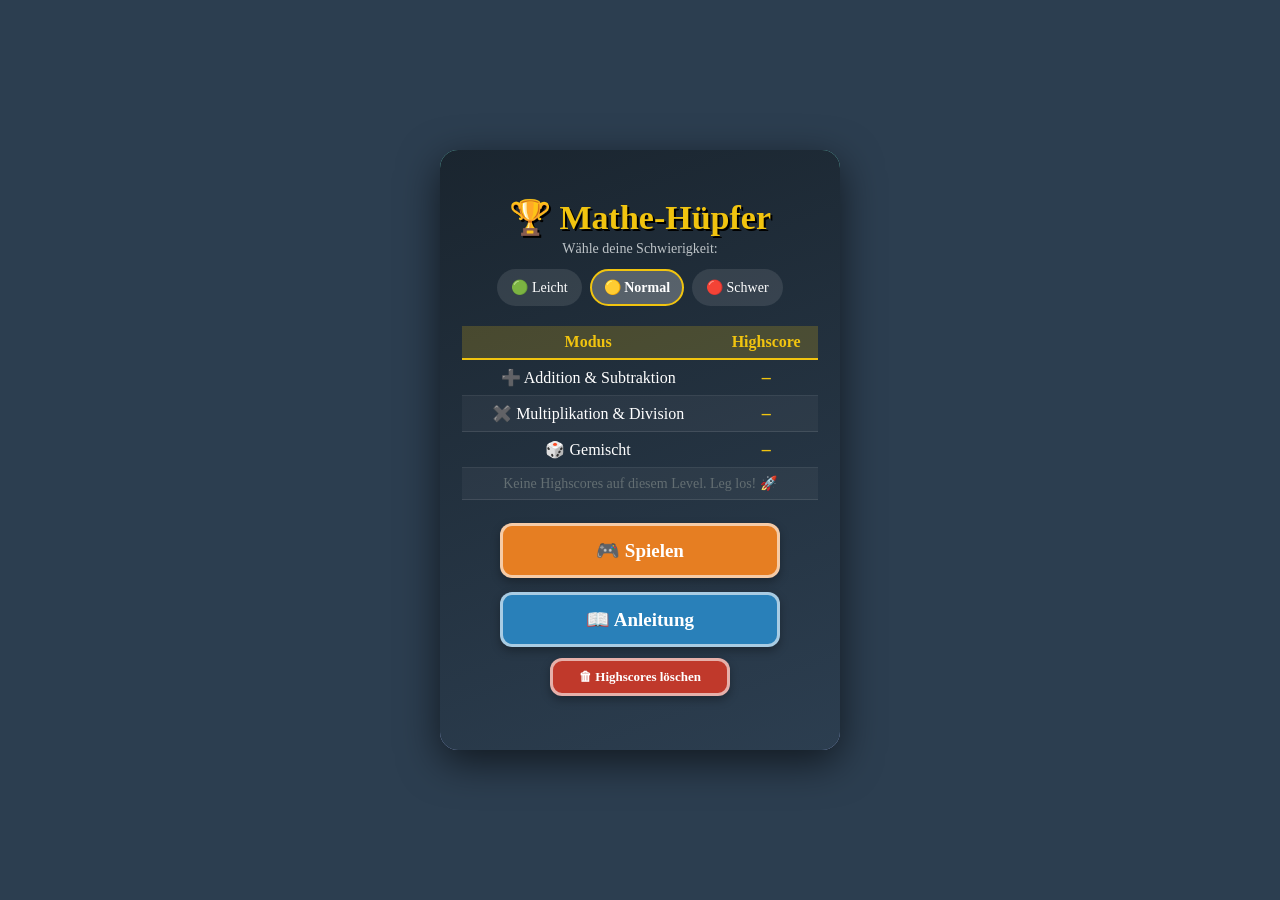
<file: index.html>
<!DOCTYPE html>
<html lang="de">
<head>
    <meta charset="UTF-8">
    <meta name="viewport" content="width=device-width, initial-scale=1.0, maximum-scale=1.0, user-scalable=no">
    <meta name="theme-color" content="#f1c40f">
    <meta name="apple-mobile-web-app-capable" content="yes">
    <meta name="apple-mobile-web-app-status-bar-style" content="black-translucent">
    <meta name="apple-mobile-web-app-title" content="Mathe-Hüpfer">
    
    <link rel="manifest" href="manifest.json">
    <link rel="apple-touch-icon" href="mathe_jump.png">
    
    <!-- HIER IST DAS NEUE FAVICON -->
    <link rel="icon" type="image/png" href="mathe_jump.png">
    
    <title>Mathe-Hüpfer</title>
    <!-- ... danach kommt dein <style>-Block ... -->
    <style>
        * { box-sizing: border-box; margin: 0; padding: 0; }
        body {
            background: #2c3e50;
            display: flex; justify-content: center; align-items: center;
            min-height: 100vh;
            font-family: 'Comic Sans MS', cursive;
            touch-action: none; overflow: hidden;
        }
        #app {
            position: relative; width: 400px; height: 600px;
            border-radius: 18px; overflow: hidden;
            box-shadow: 0 12px 40px rgba(0,0,0,0.6);
        }
        canvas {
            position: absolute; top: 0; left: 0;
            background: linear-gradient(to bottom, #74ebd5, #9face6);
        }

        /* ── Seiten ── */
        .page {
            position: absolute; top: 0; left: 0;
            width: 100%; height: 100%;
            display: none; flex-direction: column;
            justify-content: center; align-items: center;
            text-align: center; padding: 22px;
            z-index: 30; color: white;
        }
        .page.active { display: flex; }
        .page-bg { background: linear-gradient(160deg, #1a252f 0%, #2c3e50 100%); }
        .page-overlay { background: rgba(0,0,0,0.88); }

        /* ── Typografie ── */
        h1 { font-size: 34px; color: #f1c40f; text-shadow: 2px 2px 0 #000; margin-bottom: 4px; }
        h2 { font-size: 26px; color: #f1c40f; text-shadow: 2px 2px 0 #000; margin-bottom: 10px; }
        .subtitle { font-size: 14px; color: #bdc3c7; margin-bottom: 12px; }

        /* ── Buttons ── */
        .btn {
            display: block; width: 100%; max-width: 280px;
            padding: 13px 20px; font-size: 19px;
            font-family: inherit; font-weight: bold;
            color: white; border: 3px solid rgba(255,255,255,0.6);
            border-radius: 12px; cursor: pointer; margin: 7px auto;
            box-shadow: 0 4px 10px rgba(0,0,0,0.3);
            transition: transform 0.1s, opacity 0.1s;
        }
        .btn:active { transform: scale(0.95); opacity: 0.85; }
        .btn-green  { background: #27ae60; }
        .btn-blue   { background: #2980b9; }
        .btn-purple { background: #8e44ad; }
        .btn-orange { background: #e67e22; }
        .btn-gray   { background: #636e72; font-size: 15px; padding: 10px 20px; }
        .btn-red    { background: #c0392b; }

        /* ── Schwierigkeitsgrad ── */
        .diff-selector {
            display: flex; justify-content: center; gap: 8px; margin-bottom: 15px;
        }
        .btn-diff {
            background: rgba(255,255,255,0.1); border: 2px solid transparent;
            color: white; padding: 8px 12px; border-radius: 20px; font-family: inherit;
            font-size: 14px; cursor: pointer; transition: 0.2s;
        }
        .btn-diff.active { background: rgba(255,255,255,0.25); border-color: #f1c40f; font-weight: bold; }

        /* ── HUD im Spiel ── */
        #hud {
            position: absolute; top: 0; left: 0; right: 0;
            display: none; justify-content: space-between; align-items: center;
            padding: 8px 14px; z-index: 20;
            background: rgba(0,0,0,0.25);
            color: white; font-size: 16px; font-weight: bold;
            text-shadow: 1px 1px 0 rgba(0,0,0,0.5);
        }
        #hud button {
            background: rgba(0,0,0,0.3); border: 2px solid white;
            color: white; font-family: inherit; font-size: 13px;
            padding: 4px 10px; border-radius: 8px; cursor: pointer;
        }
        #gadgetToast {
            position: absolute; bottom: 14px; left: 50%;
            transform: translateX(-50%);
            font-size: 22px; background: rgba(0,0,0,0.45);
            padding: 5px 16px; border-radius: 20px;
            color: white; white-space: nowrap;
            display: none; z-index: 25;
        }

        /* ── Mainpage Highscore ── */
        .hs-table {
            width: 100%; border-collapse: collapse;
            font-size: 16px; margin: 5px 0 16px 0;
        }
        .hs-table th {
            background: rgba(241,196,15,0.2);
            color: #f1c40f; padding: 7px; border-bottom: 2px solid #f1c40f;
        }
        .hs-table td { padding: 7px 5px; border-bottom: 1px solid rgba(255,255,255,0.1); }
        .hs-table tr:nth-child(even) td { background: rgba(255,255,255,0.04); }
        .hs-rank { color: #f1c40f; font-weight: bold; font-size: 18px; }
        .no-score { color: #636e72; font-size: 14px; padding: 10px 0; }

        /* ── Anleitung ── */
        .rule-box {
            background: rgba(255,255,255,0.08);
            border-radius: 10px; padding: 10px 14px;
            margin: 6px 0; font-size: 14px; line-height: 1.75;
            text-align: left; width: 100%;
        }
        .rule-box b { color: #f1c40f; }
        .gadget-grid {
            display: grid; grid-template-columns: 1fr 1fr;
            gap: 3px 10px; font-size: 13px; margin-top: 5px;
        }
    </style>
</head>
<body>
<div id="app">
    <canvas id="gameCanvas" width="400" height="600"></canvas>

    <!-- ═══════════════════════════════
         SEITE 1 – MAINPAGE / HIGHSCORE
    ═══════════════════════════════ -->
    <div id="pageMain" class="page page-bg active">
        <h1>🏆 Mathe-Hüpfer</h1>
        <p class="subtitle">Wähle deine Schwierigkeit:</p>

        <!-- SCHWIERIGKEITS-WAHL -->
        <div class="diff-selector">
            <button id="btnEasy" class="btn-diff" onclick="changeDiff('easy')">🟢 Leicht</button>
            <button id="btnNormal" class="btn-diff active" onclick="changeDiff('normal')">🟡 Normal</button>
            <button id="btnHard" class="btn-diff" onclick="changeDiff('hard')">🔴 Schwer</button>
        </div>

        <table class="hs-table">
            <thead>
                <tr>
                    <th>Modus</th>
                    <th>Highscore</th>
                </tr>
            </thead>
            <tbody id="hsBody"></tbody>
        </table>

        <button class="btn btn-orange" onclick="showPage('pageMenu')">🎮 Spielen</button>
        <button class="btn btn-blue"   onclick="showPage('pageHelp')">📖 Anleitung</button>
        <button class="btn btn-red"    onclick="clearHighscores()" style="font-size:13px;padding:8px;max-width:180px;margin-top:4px;">🗑 Highscores löschen</button>
    </div>

    <!-- ═══════════════════════════════
         SEITE 2 – MODUS-AUSWAHL
    ═══════════════════════════════ -->
    <div id="pageMenu" class="page page-overlay">
        <h2>Was möchtest<br>du üben?</h2>
        <button class="btn btn-green"  onclick="startGame('addsub')">➕ Addition &amp; Subtraktion</button>
        <button class="btn btn-blue"   onclick="startGame('muldiv')">✖️ Multiplikation &amp; Division</button>
        <button class="btn btn-purple" onclick="startGame('mixed')">🎲 Gemischt</button>
        <button class="btn btn-gray"   onclick="showPage('pageMain')">⬅ Zurück</button>
    </div>

    <!-- ═══════════════════════════════
         SEITE 3 – ANLEITUNG
    ═══════════════════════════════ -->
    <div id="pageHelp" class="page page-overlay">
        <h2>📖 Spielanleitung</h2>
        <div class="rule-box">
            <b>So geht's:</b><br>
            Hüpfe auf die Plattform mit der <b>richtigen Antwort</b>!<br>
            Falsche Plattformen <b>brechen weg</b>.<br>
            ⬅️ ➡️ Tasten oder Finger zum Steuern.
        </div>
        <div class="rule-box">
            <b>Gadgets:</b>
            <div class="gadget-grid">
                <div>🚀 Rakete – hoch fliegen</div>
                <div>🌀 Feder – Riesensprung</div>
                <div>🛡️ Schild – ein Fehler ok</div>
                <div>⭐ Stern – 2× Punkte</div>
                <div>❄️ Zeitlupe – mehr Zeit</div>
                <div>⚠️ Gadgets auf <b>falschen</b> Plattformen gehen verloren!</div>
            </div>
        </div>
        <div class="rule-box" style="font-size:13px;">
            <b>Wolken ☁️</b> sind sichere Plattformen ohne Rechnung.<br>
            <b>Schutzschild 🛡️</b> rettet dich einmal vor einer falschen Plattform.
        </div>
        <button class="btn btn-gray" onclick="showPage('pageMain')">⬅ Zurück</button>
    </div>

    <!-- ═══════════════════════════════
         SEITE 4 – SPIEL HUD
    ═══════════════════════════════ -->
    <div id="hud">
        <button onclick="pauseToMain()">⬅ Menü</button>
        <span id="hudScore">Höhe: 0</span>
        <span id="hudHigh">⭐ 0</span>
    </div>
    <div id="gadgetToast"></div>

    <!-- ═══════════════════════════════
         SEITE 5 – GAME OVER
    ═══════════════════════════════ -->
    <div id="pageGameOver" class="page page-overlay" style="display:none;">
        <h2 style="color:#e74c3c;">Oh nein! 😢</h2>
        <p style="font-size:15px;color:#bdc3c7;">Die Plattform ist zerbrochen.</p>
        <p id="goScore" style="font-size:28px;font-weight:bold;margin:10px 0;">Höhe: 0</p>
        <p id="goHigh"  style="font-size:16px;color:#f1c40f;margin-bottom:14px;"></p>
        <button class="btn btn-orange" onclick="restartGame()">🔄 Nochmal</button>
        <button class="btn btn-gray"   onclick="pauseToMain()">⬅ Zum Menü</button>
    </div>
</div>

<script>
// ══════════════════════════════════════════════
// PWA Service Worker registrieren
// ══════════════════════════════════════════════
if('serviceWorker' in navigator) {
    navigator.serviceWorker.register('./sw.js').catch(()=>{});
}

// ══════════════════════════════════════════════
// PHYSIK & SCHWIERIGKEIT
// ══════════════════════════════════════════════
const DIFF_SETTINGS = {
    easy:   { g: 0.15, j: -7,  s: -11.5, r: -12, ms: 5 },
    normal: { g: 0.20, j: -8,  s: -13.5, r: -15, ms: 6.5 },
    hard:   { g: 0.25, j: -9,  s: -15,   r: -18, ms: 8 }
};

let currentDifficulty = 'normal';
let BASE_GRAVITY = DIFF_SETTINGS.normal.g;
let JUMP = DIFF_SETTINGS.normal.j;
let SPRING = DIFF_SETTINGS.normal.s;
let ROCKET_SPD = DIFF_SETTINGS.normal.r;
let MOVE_SPEED = DIFF_SETTINGS.normal.ms;

function changeDiff(diff) {
    currentDifficulty = diff;
    document.querySelectorAll('.btn-diff').forEach(b => b.classList.remove('active'));
    document.getElementById('btn' + diff.charAt(0).toUpperCase() + diff.slice(1)).classList.add('active');
    
    BASE_GRAVITY = DIFF_SETTINGS[diff].g;
    JUMP = DIFF_SETTINGS[diff].j;
    SPRING = DIFF_SETTINGS[diff].s;
    ROCKET_SPD = DIFF_SETTINGS[diff].r;
    MOVE_SPEED = DIFF_SETTINGS[diff].ms;

    renderHighscores();
}

// ══════════════════════════════════════════════
// NAVIGATION
// ══════════════════════════════════════════════
const PAGES = ['pageMain','pageMenu','pageHelp'];
function showPage(id) {
    PAGES.forEach(p => {
        const el = document.getElementById(p);
        el.style.display = 'none';
        el.classList.remove('active');
    });
    const target = document.getElementById(id);
    target.style.display = 'flex';
    target.classList.add('active');
    if(id === 'pageMain') renderHighscores();
}

// ══════════════════════════════════════════════
// HIGHSCORE (mit Schwierigkeitsgrad!)
// ══════════════════════════════════════════════
const HS_MODES = {
    addsub: '➕ Addition & Subtraktion',
    muldiv: '✖️ Multiplikation & Division',
    mixed:  '🎲 Gemischt'
};
function getHS(mode, diff) { return parseInt(localStorage.getItem(`hs_${mode}_${diff}`)||'0'); }
function setHS(mode, diff, val) { localStorage.setItem(`hs_${mode}_${diff}`, val); }

function renderHighscores() {
    const tbody = document.getElementById('hsBody');
    tbody.innerHTML = '';
    let any = false;
    const medals = ['🥇','🥈','🥉'];
    let i = 0;

    Object.entries(HS_MODES).forEach(([mode, label]) => {
        const hs = getHS(mode, currentDifficulty);
        const tr = document.createElement('tr');
        tr.innerHTML = `
            <td>${label}</td>
            <td class="hs-rank">${hs > 0 ? medals[i]+' '+hs : '–'}</td>`;
        tbody.appendChild(tr);
        if(hs > 0) any = true;
        i++;
    });
    if(!any) {
        const tr = document.createElement('tr');
        tr.innerHTML = `<td colspan="2" class="no-score">Keine Highscores auf diesem Level. Leg los! 🚀</td>`;
        tbody.appendChild(tr);
    }
}

function clearHighscores() {
    if(confirm('Alle Highscores auf allen Schwierigkeiten wirklich löschen?')) {
        Object.keys(HS_MODES).forEach(mode => {
            ['easy','normal','hard'].forEach(diff => localStorage.removeItem(`hs_${mode}_${diff}`));
        });
        renderHighscores();
    }
}

// ══════════════════════════════════════════════
// AUDIO
// ══════════════════════════════════════════════
const audioCtx = new (window.AudioContext || window.webkitAudioContext)();
function playSound(type) {
    if(audioCtx.state==='suspended') audioCtx.resume();
    const osc=audioCtx.createOscillator(), gain=audioCtx.createGain();
    osc.connect(gain); gain.connect(audioCtx.destination);
    const t=audioCtx.currentTime;
    const s=(o,f0,f1,dur,wave='sine',vol=0.2)=>{
        osc.type=wave;osc.frequency.setValueAtTime(f0,t);
        osc.frequency.exponentialRampToValueAtTime(f1,t+dur);
        gain.gain.setValueAtTime(vol,t);gain.gain.exponentialRampToValueAtTime(0.01,t+dur);
        osc.start();osc.stop(t+dur);
    };
    if(type==='jump')   s('sine',400,800,0.1);
    else if(type==='break')  s('sawtooth',150,30,0.2,undefined,0.3);
    else if(type==='spring') s('square',300,900,0.3);
    else if(type==='rocket') s('sawtooth',100,600,1.2,undefined,0.4);
    else if(type==='shield') s('sine',500,900,0.3);
    else if(type==='star')   s('sine',800,1200,0.15);
    else if(type==='slow')   { osc.type='sine';osc.frequency.setValueAtTime(300,t);osc.frequency.linearRampToValueAtTime(100,t+0.5);gain.gain.setValueAtTime(0.2,t);gain.gain.exponentialRampToValueAtTime(0.01,t+0.5);osc.start();osc.stop(t+0.5);}
}

// ══════════════════════════════════════════════
// SPIEL
// ══════════════════════════════════════════════
const canvas = document.getElementById('gameCanvas');
const ctx = canvas.getContext('2d');
const hud = document.getElementById('hud');
const hudScore = document.getElementById('hudScore');
const hudHigh = document.getElementById('hudHigh');
const toast = document.getElementById('gadgetToast');
const pageGO = document.getElementById('pageGameOver');

let gameRunning=false, currentMode='mixed';
let score=0, highScore=0;
let multi=1, shield=false, slow=false, slowT=0, starT=0;
let player={x:200,y:300,r:12,vy:0,state:'normal',timer:0};
let targetX=200, platforms=[];
const PW=90, PH=50; // Platform Width/Height

// Farbpalette für bunte Plattformen
const COLORS = [
    { fill: '#ffb8b8', stroke: '#e84118' }, // Pastellrot / Dunkelrot
    { fill: '#c7ecee', stroke: '#0984e3' }, // Pastellblau / Dunkelblau
    { fill: '#badc58', stroke: '#6ab04c' }, // Pastellgrün / Dunkelgrün
    { fill: '#f8c291', stroke: '#e55039' }, // Pastellorange / Orange
    { fill: '#e056fd', stroke: '#be2edd' }, // Pastelllila / Dunkellila
    { fill: '#f6e58d', stroke: '#f0932b' }  // Pastellgelb / Senfgelb
];

const GADGETS=[
    {id:'rocket',emoji:'🚀',chance:0.06},
    {id:'spring',emoji:'🌀',chance:0.12},
    {id:'shield',emoji:'🛡️',chance:0.10},
    {id:'star',  emoji:'⭐',chance:0.08},
    {id:'slow',  emoji:'❄️',chance:0.08},
];
function pickGadget(){let r=Math.random(),acc=0;for(let g of GADGETS){acc+=g.chance;if(r<acc)return g.id;}return null;}
function rnd(a,b){return Math.floor(Math.random()*(b-a+1))+a;}

function genProblem(){
    let a,b,ans,eq,op;
    const ops=currentMode==='addsub'?['+','-']:currentMode==='muldiv'?['*','÷']:['+','-','*','÷'];
    op=ops[Math.floor(Math.random()*ops.length)];
    if(op==='+'){a=rnd(10,50);b=rnd(10,50);ans=a+b;eq=`${a} + ${b}`;}
    else if(op==='-'){a=rnd(20,100);b=rnd(5,a-1);ans=a-b;eq=`${a} - ${b}`;}
    else if(op==='*'){a=rnd(2,10);b=rnd(2,10);ans=a*b;eq=`${a} × ${b}`;}
    else{b=rnd(2,10);ans=rnd(2,10);a=b*ans;eq=`${a} ÷ ${b}`;}
    let w;do{w=ans+rnd(1,5)*(Math.random()>0.5?1:-1);}while(w<0||w===ans);
    return{eq,ans,w};
}

function createFloor(y){
    if(Math.random()<0.15){
        platforms.push({x:rnd(80,230),y,type:'cloud',item:null});
    } else {
        const p=genProblem();
        const opts=[p.ans,p.w].sort(()=>Math.random()-0.5);
        const x1=rnd(10,110), x2=rnd(200,300);
        
        // Zufällige Farbe für diese Ebene wählen (beide Plattformen bekommen die gleiche Farbe)
        const colorStyle = COLORS[Math.floor(Math.random() * COLORS.length)];
        
        platforms.push({x:x1,y,type:'math',correct:opts[0]===p.ans,eq:p.eq,ans:opts[0],broken:false,item:pickGadget(), color: colorStyle});
        platforms.push({x:x2,y,type:'math',correct:opts[1]===p.ans,eq:p.eq,ans:opts[1],broken:false,item:pickGadget(), color: colorStyle});
    }
}

function initPlatforms(){
    platforms=[];
    platforms.push({x:155,y:550,type:'cloud',item:null});
    for(let i=1;i<7;i++) createFloor(550-i*115);
}

function showToast(txt){
    toast.innerText=txt; toast.style.display='block';
    clearTimeout(toast._t);
    toast._t=setTimeout(()=>toast.style.display='none',2000);
}

function activateGadget(id){
    if(id==='rocket'){playSound('rocket');player.state='rocket';player.timer=80;showToast('🚀 Rakete!');}
    else if(id==='spring'){playSound('spring');player.vy=SPRING;showToast('🌀 Superfeder!');}
    else if(id==='shield'){playSound('shield');shield=true;showToast('🛡️ Schutzschild!');}
    else if(id==='star'){playSound('star');multi=2;starT=300;showToast('⭐ 2× Punkte!');}
    else if(id==='slow'){playSound('slow');slow=true;slowT=180;showToast('❄️ Zeitlupe!');}
}

// Tastatur & Touch
const keys={};
window.addEventListener('keydown',e=>keys[e.key]=true);
window.addEventListener('keyup',e=>keys[e.key]=false);
canvas.addEventListener('mousemove',e=>{targetX=e.clientX-canvas.getBoundingClientRect().left;});
canvas.addEventListener('touchmove',e=>{e.preventDefault();targetX=e.touches[0].clientX-canvas.getBoundingClientRect().left;},{passive:false});

let rawHeight = 0; 

function update(){
    if(!gameRunning) return;
    const gravity = slow ? BASE_GRAVITY*0.45 : BASE_GRAVITY;
    const ms      = slow ? MOVE_SPEED*0.6 : MOVE_SPEED;

    if(keys['ArrowLeft']||keys['a'])  targetX -= ms;
    if(keys['ArrowRight']||keys['d']) targetX += ms;

    if(slowT>0){slowT--;if(slowT<=0)slow=false;}
    if(starT>0){starT--;if(starT<=0)multi=1;}

    if(player.state==='rocket'){
        player.vy=ROCKET_SPD; player.timer--;
        if(player.timer<=0){player.state='normal';player.vy=JUMP;}
    } else {
        player.vy+=gravity;
    }

    player.x += (targetX-player.x)*0.2;
    if(player.x > canvas.width+player.r){player.x=-player.r; targetX=player.x;}
    if(player.x < -player.r){player.x=canvas.width+player.r; targetX=player.x;}
    player.y += player.vy;

    // Kollision
    if(player.vy>0 && player.state!=='rocket'){
        let hit=null;
        for(const p of platforms){
            if(p.broken) continue;
            const onX = player.x > p.x-(player.r/2) && player.x < p.x+PW+(player.r/2);
            const onY = player.y+player.r >= p.y && player.y+player.r <= p.y+18;
            if(onX&&onY){hit=p;break;}
        }
        if(hit){
            if(hit.type==='cloud'||hit.correct){
                if(hit.item){activateGadget(hit.item);hit.item=null;}
                else{playSound('jump');player.vy=JUMP;}
                player.y=hit.y-player.r;
            } else {
                if(shield){
                    shield=false;playSound('shield');
                    player.vy=JUMP;player.y=hit.y-player.r;
                    hit.broken=true;showToast('🛡️ Schutzschild benutzt!');
                } else {
                    playSound('break');hit.broken=true;
                }
            }
        }
    }

    // Kamera scrollt wenn Spieler über Mitte
    const mid = canvas.height/2;
    if(player.y < mid){
        const diff = mid - player.y;
        player.y = mid;
        rawHeight += diff;
        score = Math.floor(rawHeight / 20) * multi;
        hudScore.innerText = 'Höhe: '+score;
        if(score > highScore) {
            highScore = score;
            hudHigh.innerText = '⭐ '+highScore;
        }
        platforms.forEach(p=>p.y+=diff);
    }

    platforms = platforms.filter(p=>p.y < canvas.height+60);
    if(platforms[platforms.length-1].y > 100) createFloor(platforms[platforms.length-1].y-115);

    // Game Over
    if(player.y > canvas.height){
        gameRunning=false;
        const prev = getHS(currentMode, currentDifficulty);
        if(score > prev) setHS(currentMode, currentDifficulty, score);
        document.getElementById('goScore').innerText = 'Erreichte Höhe: '+score;
        document.getElementById('goHigh').innerText  = score>prev ? '🎉 Neuer Highscore!' : 'Highscore: '+Math.max(score,prev);
        pageGO.style.display='flex';
        hud.style.display='none';
        toast.style.display='none';
    }
}

function drawGadgetIcon(p){
    if(!p.item) return;
    const g=GADGETS.find(g=>g.id===p.item);
    if(!g) return;
    ctx.font='17px serif'; ctx.textAlign='center';
    ctx.fillText(g.emoji, p.x+PW/2, p.y-6);
}

function draw(){
    ctx.clearRect(0,0,canvas.width,canvas.height);

    if(slow){ctx.fillStyle='rgba(100,180,255,0.07)';ctx.fillRect(0,0,canvas.width,canvas.height);}
    if(shield){ctx.strokeStyle='rgba(255,215,0,0.55)';ctx.lineWidth=8;ctx.strokeRect(4,4,canvas.width-8,canvas.height-8);}
    if(multi>1){ctx.strokeStyle='rgba(255,140,0,0.55)';ctx.lineWidth=8;ctx.strokeRect(4,4,canvas.width-8,canvas.height-8);}

    for(const p of platforms){
        if(p.broken){
            ctx.fillStyle='rgba(231,76,60,0.45)';
            ctx.fillRect(p.x,p.y+10,PW/2-2,PH);
            ctx.fillRect(p.x+PW/2+2,p.y+20,PW/2-2,PH);
            continue;
        }
        if(p.type==='cloud'){
            ctx.fillStyle='rgba(255,255,255,0.92)';
            ctx.beginPath();
            ctx.arc(p.x+15,p.y+20,18,0,Math.PI*2);
            ctx.arc(p.x+45,p.y+10,22,0,Math.PI*2);
            ctx.arc(p.x+75,p.y+20,18,0,Math.PI*2);
            ctx.fill();
        } else {
            // Nutze die Farbe aus dem Plattform-Objekt
            ctx.fillStyle = p.color ? p.color.fill : '#f8c291';
            ctx.beginPath();
            if(ctx.roundRect)ctx.roundRect(p.x,p.y,PW,PH,8); else ctx.rect(p.x,p.y,PW,PH);
            ctx.fill();
            ctx.lineWidth=3; 
            ctx.strokeStyle = p.color ? p.color.stroke : '#e55039'; 
            ctx.stroke();
            
            // Textfarbe bleibt dunkel für guten Kontrast
            ctx.fillStyle='#2c3e50'; ctx.font='bold 15px Comic Sans MS'; ctx.textAlign='center';
            ctx.fillText(p.eq, p.x+PW/2, p.y+19);
            // Ergebnis in der entsprechenden Rand-Farbe oder dunkelrot
            ctx.fillStyle= p.color ? p.color.stroke : '#c0392b'; 
            ctx.font='bold 19px Comic Sans MS';
            ctx.fillText('= '+p.ans, p.x+PW/2, p.y+41);
        }
        drawGadgetIcon(p);
    }

    if(gameRunning){
        if(shield){
            ctx.beginPath();ctx.arc(player.x,player.y,player.r+9,0,Math.PI*2);
            ctx.fillStyle='rgba(255,215,0,0.22)';ctx.fill();
            ctx.strokeStyle='gold';ctx.lineWidth=2;ctx.stroke();
        }
        if(multi>1){
            ctx.beginPath();ctx.arc(player.x,player.y,player.r+9,0,Math.PI*2);
            ctx.fillStyle='rgba(255,140,0,0.22)';ctx.fill();
        }
        ctx.fillStyle = player.state==='rocket' ? '#f1c40f' : '#38ada9';
        ctx.beginPath();ctx.arc(player.x,player.y,player.r,0,Math.PI*2);ctx.fill();
        ctx.lineWidth=2;ctx.strokeStyle='#fff';ctx.stroke();
        if(player.state==='rocket'){
            ctx.fillStyle='#e55039';ctx.beginPath();
            ctx.moveTo(player.x-6,player.y+player.r);
            ctx.lineTo(player.x, player.y+player.r+rnd(14,24));
            ctx.lineTo(player.x+6,player.y+player.r);ctx.fill();
        }
    }
    requestAnimationFrame(()=>{update();draw();});
}

// ══════════════════════════════════════════════
// SPIELSTEUERUNG
// ══════════════════════════════════════════════
function startGame(mode){
    if(audioCtx.state==='suspended') audioCtx.resume();
    currentMode = mode;
    highScore   = getHS(mode, currentDifficulty);
    PAGES.forEach(p=>document.getElementById(p).style.display='none');
    pageGO.style.display='none';
    hud.style.display='flex';
    hudHigh.innerText='⭐ '+highScore;
    rawHeight=0; score=0; multi=1; shield=false; slow=false; slowT=0; starT=0;
    player={x:200,y:300,r:12,vy:0,state:'normal',timer:0};
    targetX=200;
    for(let k in keys) keys[k]=false;
    initPlatforms();
    gameRunning=true;
}

function restartGame(){
    pageGO.style.display='none';
    startGame(currentMode);
}

function pauseToMain(){
    gameRunning=false;
    hud.style.display='none';
    pageGO.style.display='none';
    toast.style.display='none';
    showPage('pageMain');
}

document.body.addEventListener('click',()=>{if(audioCtx.state==='suspended')audioCtx.resume();},{once:true});
document.body.addEventListener('touchstart',()=>{if(audioCtx.state==='suspended')audioCtx.resume();},{once:true});

// Init
changeDiff('normal'); // Startet standardmäßig auf "Normal"
draw();
</script>
</body>
</html>
</file>
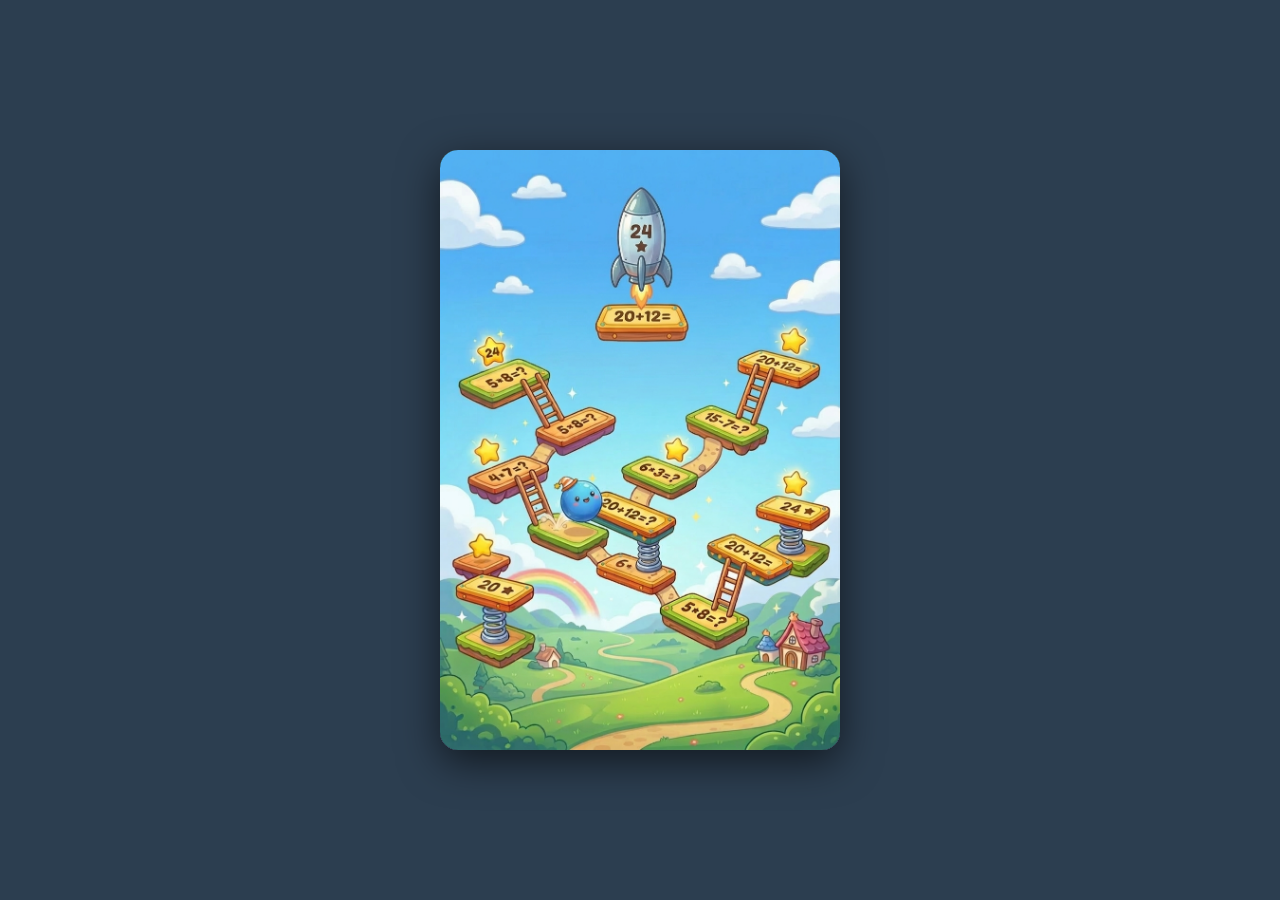
<file: mathe_hüpfer/index.html>
<!DOCTYPE html>
<html lang="de">
<head>
    <meta charset="UTF-8">
    <meta name="viewport" content="width=device-width, initial-scale=1.0, maximum-scale=1.0, user-scalable=no">
    <meta name="theme-color" content="#f1c40f">
    <meta name="apple-mobile-web-app-capable" content="yes">
    <meta name="apple-mobile-web-app-status-bar-style" content="black-translucent">
    <meta name="apple-mobile-web-app-title" content="Mathe-Hüpfer">
    <link rel="manifest" href="manifest.json">
    <link rel="apple-touch-icon" href="mathe_jump.png">
    <link rel="icon" type="image/png" href="mathe_jump.png">
    <title>Mathe-Hüpfer</title>
    <style>
        * { box-sizing: border-box; margin: 0; padding: 0; }
        body {
            background: #2c3e50;
            display: flex; justify-content: center; align-items: center;
            min-height: 100vh;
            font-family: 'Comic Sans MS', 'Chalkboard SE', 'Marker Felt', 'Comic Neue', sans-serif;
            touch-action: none; overflow: hidden;
        }
        #app {
            position: relative; width: 400px; height: 600px;
            border-radius: 18px; overflow: hidden;
            box-shadow: 0 12px 40px rgba(0,0,0,0.6);
        }
        canvas {
            position: absolute; top: 0; left: 0;
            background: linear-gradient(to bottom, #74ebd5, #9face6);
        }

        /* ── Splash Screen ── */
        #splash {
            position: absolute; top: 0; left: 0;
            width: 100%; height: 100%;
            z-index: 100;
            background: #1a252f;
            display: flex; justify-content: center; align-items: center;
            cursor: pointer;
            transition: opacity 0.6s ease;
        }
        #splash img {
            width: 100%; height: 100%;
            object-fit: cover;
            border-radius: 18px;
        }
        #splash.fade-out { opacity: 0; pointer-events: none; }

        /* ── Seiten ── */
        .page {
            position: absolute; top: 0; left: 0;
            width: 100%; height: 100%;
            display: none; flex-direction: column;
            justify-content: center; align-items: center;
            text-align: center; padding: 22px;
            z-index: 30; color: white;
        }
        .page.active { display: flex; }
        .page-bg { background: linear-gradient(160deg, #1a252f 0%, #2c3e50 100%); }
        .page-overlay { background: rgba(0,0,0,0.88); }

        /* ── Typografie ── */
        h1 { font-size: 34px; color: #f1c40f; text-shadow: 2px 2px 0 #000; margin-bottom: 4px; }
        h2 { font-size: 26px; color: #f1c40f; text-shadow: 2px 2px 0 #000; margin-bottom: 10px; }
        .subtitle { font-size: 14px; color: #bdc3c7; margin-bottom: 12px; }

        /* ── Buttons ── */
        .btn {
            display: block; width: 100%; max-width: 280px;
            padding: 13px 20px; font-size: 19px;
            font-family: inherit; font-weight: bold;
            color: white; border: 3px solid rgba(255,255,255,0.6);
            border-radius: 12px; cursor: pointer; margin: 7px auto;
            box-shadow: 0 4px 10px rgba(0,0,0,0.3);
            transition: transform 0.1s, opacity 0.1s;
        }
        .btn:active { transform: scale(0.95); opacity: 0.85; }
        .btn-green  { background: #27ae60; }
        .btn-blue   { background: #2980b9; }
        .btn-purple { background: #8e44ad; }
        .btn-orange { background: #e67e22; }
        .btn-gray   { background: #636e72; font-size: 15px; padding: 10px 20px; }
        .btn-red    { background: #c0392b; }

        /* ── Schwierigkeitsgrad ── */
        .diff-selector { display: flex; justify-content: center; gap: 8px; margin-bottom: 15px; }
        .btn-diff {
            background: rgba(255,255,255,0.1); border: 2px solid transparent;
            color: white; padding: 8px 12px; border-radius: 20px; font-family: inherit;
            font-size: 14px; cursor: pointer; transition: 0.2s;
        }
        .btn-diff.active { background: rgba(255,255,255,0.25); border-color: #f1c40f; font-weight: bold; }

        /* ── Einstellungen Slider ── */
        .slider-container { width: 100%; margin-bottom: 25px; text-align: left; }
        .slider-container label { font-size: 18px; font-weight: bold; color: #f1c40f; }
        input[type=range] { width: 100%; margin-top: 10px; accent-color: #f1c40f; height: 8px; }

        /* ── HUD im Spiel ── */
        #hud {
            position: absolute; top: 0; left: 0; right: 0;
            display: none; justify-content: space-between; align-items: center;
            padding: 8px 14px; z-index: 20;
            background: rgba(0,0,0,0.25);
            color: white; font-size: 16px; font-weight: bold;
            text-shadow: 1px 1px 0 rgba(0,0,0,0.5);
        }
        #hud button {
            background: rgba(0,0,0,0.3); border: 2px solid white;
            color: white; font-family: inherit; font-size: 13px;
            padding: 4px 10px; border-radius: 8px; cursor: pointer;
        }
        #gadgetToast {
            position: absolute; bottom: 14px; left: 50%;
            transform: translateX(-50%);
            font-size: 22px; background: rgba(0,0,0,0.45);
            padding: 5px 16px; border-radius: 20px;
            color: white; white-space: nowrap;
            display: none; z-index: 25;
        }

        /* ── Highscore Tabelle ── */
        .hs-table { width: 100%; border-collapse: collapse; font-size: 16px; margin: 5px 0 16px 0; }
        .hs-table th { background: rgba(241,196,15,0.2); color: #f1c40f; padding: 7px; border-bottom: 2px solid #f1c40f; }
        .hs-table td { padding: 7px 5px; border-bottom: 1px solid rgba(255,255,255,0.1); }
        .hs-table tr:nth-child(even) td { background: rgba(255,255,255,0.04); }
        .hs-rank { color: #f1c40f; font-weight: bold; font-size: 18px; }
        .no-score { color: #636e72; font-size: 14px; padding: 10px 0; }

        /* ── Anleitung ── */
        .rule-box {
            background: rgba(255,255,255,0.08); border-radius: 10px; padding: 10px 14px;
            margin: 6px 0; font-size: 14px; line-height: 1.75; text-align: left; width: 100%;
        }
        .rule-box b { color: #f1c40f; }
        .gadget-grid { display: grid; grid-template-columns: 1fr 1fr; gap: 3px 10px; font-size: 13px; margin-top: 5px; }
    </style>
</head>
<body>
<div id="app">

    <!-- ═══════════════════════════════
         SPLASH SCREEN
    ═══════════════════════════════ -->
    <div id="splash">
        <img src="start.png" alt="Mathe-Hüpfer">
    </div>

    <canvas id="gameCanvas" width="400" height="600"></canvas>

    <!-- MAINPAGE -->
    <div id="pageMain" class="page page-bg">
        <h1>🏆 Mathe-Hüpfer</h1>
        <p class="subtitle">Wähle deine Schwierigkeit:</p>
        <div class="diff-selector">
            <button id="btnEasy"   class="btn-diff" onclick="changeDiff('easy')">🟢 Leicht</button>
            <button id="btnNormal" class="btn-diff active" onclick="changeDiff('normal')">🟡 Normal</button>
            <button id="btnHard"   class="btn-diff" onclick="changeDiff('hard')">🔴 Schwer</button>
        </div>
        <table class="hs-table">
            <thead><tr><th>Modus</th><th>Highscore</th></tr></thead>
            <tbody id="hsBody"></tbody>
        </table>
        <button class="btn btn-orange" onclick="showPage('pageMenu')">🎮 Spielen</button>
        <button class="btn btn-blue"   onclick="showPage('pageHelp')">📖 Anleitung</button>
        <button class="btn btn-gray"   onclick="showPage('pageSettings')" style="margin-top:15px;">⚙️ Einstellungen</button>
    </div>

    <!-- MODUS-AUSWAHL -->
    <div id="pageMenu" class="page page-overlay">
        <h2>Was möchtest<br>du üben?</h2>
        <button class="btn btn-green"  onclick="startGame('addsub')">➕ Addition &amp; Subtraktion</button>
        <button class="btn btn-blue"   onclick="startGame('muldiv')">✖️ Multiplikation &amp; Division</button>
        <button class="btn btn-purple" onclick="startGame('mixed')">🎲 Gemischt</button>
        <button class="btn btn-gray"   onclick="showPage('pageMain')">⬅ Zurück</button>
    </div>

    <!-- ANLEITUNG -->
    <div id="pageHelp" class="page page-overlay">
        <h2>📖 Spielanleitung</h2>
        <div class="rule-box">
            <b>So geht's:</b><br>Hüpfe auf die Plattform mit der <b>richtigen Antwort</b>!<br>
            Falsche Plattformen <b>brechen weg</b>.<br>⬅️ ➡️ Tasten oder Finger zum Steuern.
        </div>
        <div class="rule-box">
            <b>Gadgets:</b>
            <div class="gadget-grid">
                <div>🚀 Rakete – hoch fliegen</div>  <div>🌀 Feder – Riesensprung</div>
                <div>🛡️ Schild – ein Fehler ok</div>  <div>⭐ Stern – 2× Punkte</div>
                <div>❄️ Zeitlupe – mehr Zeit</div>    <div>⚠️ Gadgets auf <b>falschen</b> Plattformen gehen verloren!</div>
            </div>
        </div>
        <button class="btn btn-gray" onclick="showPage('pageMain')">⬅ Zurück</button>
    </div>

    <!-- EINSTELLUNGEN -->
    <div id="pageSettings" class="page page-overlay">
        <h2>⚙️ Einstellungen</h2>
        <div class="rule-box" style="padding: 20px;">
            <div class="slider-container">
                <label>🎵 Musik Lautstärke</label>
                <input type="range" id="slideMusic" min="0" max="1" step="0.05" value="0.25">
            </div>
            <div class="slider-container">
                <label>🔊 Effekte Lautstärke</label>
                <input type="range" id="slideSfx" min="0" max="1" step="0.05" value="0.5">
            </div>
            <button class="btn btn-red" onclick="clearHighscores()" style="font-size:14px;padding:10px;margin-top:15px;">🗑 Highscores löschen</button>
        </div>
        <button class="btn btn-gray" onclick="showPage('pageMain')">⬅ Zurück</button>
    </div>

    <!-- HUD -->
    <div id="hud">
        <button onclick="pauseToMain()">⬅ Menü</button>
        <span id="hudScore">Höhe: 0</span>
        <span id="hudHigh">⭐ 0</span>
    </div>
    <div id="gadgetToast"></div>

    <!-- GAME OVER -->
    <div id="pageGameOver" class="page page-overlay" style="display:none;">
        <h2 style="color:#e74c3c;">Oh nein! 😢</h2>
        <p style="font-size:15px;color:#bdc3c7;">Die Plattform ist zerbrochen.</p>
        <p id="goScore" style="font-size:28px;font-weight:bold;margin:10px 0;">Höhe: 0</p>
        <p id="goHigh"  style="font-size:16px;color:#f1c40f;margin-bottom:14px;"></p>
        <button class="btn btn-orange" onclick="restartGame()">🔄 Nochmal</button>
        <button class="btn btn-gray"   onclick="pauseToMain()">⬅ Zum Menü</button>
    </div>
</div>

<script>
// ── PWA Service Worker ──
if('serviceWorker' in navigator) {
    navigator.serviceWorker.register('./sw.js').then(reg => {
        reg.addEventListener('updatefound', () => {
            const newWorker = reg.installing;
            newWorker.addEventListener('statechange', () => {
                if(newWorker.state === 'activated') window.location.reload();
            });
        });
    }).catch(()=>{});
}

// ═══════════════════════════════════════════
// AUDIO ENGINE
// ═══════════════════════════════════════════
const audioCtx = new (window.AudioContext || window.webkitAudioContext)();
const musicMaster = audioCtx.createGain();
const sfxMaster   = audioCtx.createGain();
musicMaster.connect(audioCtx.destination);
sfxMaster.connect(audioCtx.destination);

let volMusic = parseFloat(localStorage.getItem('mh_vol_music') ?? '0.25');
let volSfx   = parseFloat(localStorage.getItem('mh_vol_sfx')   ?? '0.5');
musicMaster.gain.value = volMusic;
sfxMaster.gain.value   = volSfx;

// Regler initialisieren
document.getElementById('slideMusic').value = volMusic;
document.getElementById('slideSfx').value   = volSfx;

document.getElementById('slideMusic').addEventListener('input', e => {
    volMusic = parseFloat(e.target.value);
    musicMaster.gain.value = volMusic;
    localStorage.setItem('mh_vol_music', volMusic);
});
document.getElementById('slideSfx').addEventListener('change', e => {
    volSfx = parseFloat(e.target.value);
    sfxMaster.gain.value = volSfx;
    localStorage.setItem('mh_vol_sfx', volSfx);
    playSound('jump');
});

// Soundeffekte
function playSound(type) {
    if(audioCtx.state === 'suspended') return;
    const osc = audioCtx.createOscillator();
    const env = audioCtx.createGain();
    osc.connect(env); env.connect(sfxMaster);
    const t = audioCtx.currentTime;
    if(type==='jump'){osc.type='sine';osc.frequency.setValueAtTime(400,t);osc.frequency.exponentialRampToValueAtTime(800,t+0.1);env.gain.setValueAtTime(0.4,t);env.gain.exponentialRampToValueAtTime(0.01,t+0.1);osc.start(t);osc.stop(t+0.1);}
    else if(type==='break'){osc.type='sawtooth';osc.frequency.setValueAtTime(150,t);osc.frequency.exponentialRampToValueAtTime(30,t+0.2);env.gain.setValueAtTime(0.5,t);env.gain.exponentialRampToValueAtTime(0.01,t+0.2);osc.start(t);osc.stop(t+0.2);}
    else if(type==='spring'){osc.type='square';osc.frequency.setValueAtTime(300,t);osc.frequency.exponentialRampToValueAtTime(900,t+0.3);env.gain.setValueAtTime(0.3,t);env.gain.exponentialRampToValueAtTime(0.01,t+0.3);osc.start(t);osc.stop(t+0.3);}
    else if(type==='rocket'){osc.type='sawtooth';osc.frequency.setValueAtTime(100,t);osc.frequency.linearRampToValueAtTime(600,t+1.2);env.gain.setValueAtTime(0.5,t);env.gain.exponentialRampToValueAtTime(0.01,t+1.2);osc.start(t);osc.stop(t+1.2);}
    else if(type==='shield'){osc.type='sine';osc.frequency.setValueAtTime(500,t);osc.frequency.setValueAtTime(900,t+0.2);env.gain.setValueAtTime(0.4,t);env.gain.exponentialRampToValueAtTime(0.01,t+0.3);osc.start(t);osc.stop(t+0.3);}
    else if(type==='star'){osc.type='sine';osc.frequency.setValueAtTime(800,t);osc.frequency.exponentialRampToValueAtTime(1200,t+0.15);env.gain.setValueAtTime(0.3,t);env.gain.exponentialRampToValueAtTime(0.01,t+0.15);osc.start(t);osc.stop(t+0.15);}
}

// Hintergrundmusik (Chiptune-Sequenzer)
const tuneMenu = [60,64,67,72, 69,65,60,65, 62,65,69,74, 67,64,60,64];
const tuneGame = [72,0,67,0,   64,67,72,0,  69,0,65,0,   60,65,69,0 ];
let currentTune=[], tuneIdx=0, nextNoteTime=0, musicTimer=null, currentBpm=90;

function scheduleMusicNote(note, time) {
    if(note===0) return;
    const osc=audioCtx.createOscillator(), env=audioCtx.createGain();
    osc.type='square';
    osc.frequency.value = 440 * Math.pow(2, (note-69)/12);
    env.gain.setValueAtTime(0, time);
    env.gain.linearRampToValueAtTime(0.15, time+0.02);
    env.gain.exponentialRampToValueAtTime(0.001, time+0.15);
    osc.connect(env); env.connect(musicMaster);
    osc.start(time); osc.stop(time+0.2);
}
function musicScheduler() {
    while(nextNoteTime < audioCtx.currentTime + 0.1) {
        scheduleMusicNote(currentTune[tuneIdx], nextNoteTime);
        nextNoteTime += 0.25 * (60.0/currentBpm);
        tuneIdx = (tuneIdx+1) % currentTune.length;
    }
    musicTimer = setTimeout(musicScheduler, 25);
}
function startMusic(tune, bpm) {
    clearTimeout(musicTimer);
    if(audioCtx.state==='suspended') return;
    currentTune=tune; currentBpm=bpm; tuneIdx=0;
    nextNoteTime = audioCtx.currentTime + 0.05;
    musicScheduler();
}
function stopMusic() { clearTimeout(musicTimer); }

document.addEventListener('visibilitychange', () => {
    if(document.hidden) audioCtx.suspend();
    else if(audioCtx.state==='suspended') audioCtx.resume().then(()=>startMusic(gameRunning?tuneGame:tuneMenu, gameRunning?130:90));
});

// ═══════════════════════════════════════════
// SPLASH SCREEN
// ═══════════════════════════════════════════
const splash = document.getElementById('splash');
let splashDone = false;

function dismissSplash() {
    if(splashDone) return;
    splashDone = true;
    
    // Audio starten (erster User-Touch erlaubt das!)
    audioCtx.resume().then(() => startMusic(tuneMenu, 90));
    
    // Splash ausblenden
    splash.classList.add('fade-out');
    setTimeout(() => {
        splash.style.display = 'none';
        showPage('pageMain');
    }, 600); // 600ms = Dauer des CSS-Fade-Out
}

// Splash nach 2 Sekunden automatisch schliessen ODER bei Berührung
const splashAutoTimer = setTimeout(dismissSplash, 2000);
splash.addEventListener('pointerdown', () => {
    clearTimeout(splashAutoTimer);
    dismissSplash();
});

// ═══════════════════════════════════════════
// PHYSIK & SCHWIERIGKEIT
// ═══════════════════════════════════════════
const DIFF_SETTINGS = {
    easy:   { g: 0.15, j: -7,  s: -11.5, r: -12, ms: 5 },
    normal: { g: 0.35, j: -10.5, s: -17, r: -22, ms: 10 },
    hard:   { g: 0.45, j: -12,   s: -19, r: -26, ms: 12 }
};
let currentDifficulty='normal', BASE_GRAVITY=0.35, JUMP=-10.5, SPRING=-17, ROCKET_SPD=-22, MOVE_SPEED=10;

function changeDiff(diff) {
    currentDifficulty=diff;
    document.querySelectorAll('.btn-diff').forEach(b=>b.classList.remove('active'));
    document.getElementById('btn'+diff.charAt(0).toUpperCase()+diff.slice(1)).classList.add('active');
    const s=DIFF_SETTINGS[diff];
    BASE_GRAVITY=s.g; JUMP=s.j; SPRING=s.s; ROCKET_SPD=s.r; MOVE_SPEED=s.ms;
    renderHighscores();
}

// ═══════════════════════════════════════════
// NAVIGATION & HIGHSCORE
// ═══════════════════════════════════════════
const PAGES = ['pageMain','pageMenu','pageHelp','pageSettings'];
function showPage(id) {
    PAGES.forEach(p=>{const el=document.getElementById(p);el.style.display='none';el.classList.remove('active');});
    const t=document.getElementById(id); t.style.display='flex'; t.classList.add('active');
    if(id==='pageMain') renderHighscores();
}

const HS_MODES = { addsub:'➕ Addition & Subtraktion', muldiv:'✖️ Multiplikation & Division', mixed:'🎲 Gemischt' };
function getHS(mode,diff){return parseInt(localStorage.getItem(`hs_${mode}_${diff}`)||'0');}
function setHS(mode,diff,val){localStorage.setItem(`hs_${mode}_${diff}`,val);}

function renderHighscores() {
    const tbody=document.getElementById('hsBody'); tbody.innerHTML=''; let any=false;
    const medals=['🥇','🥈','🥉']; let i=0;
    Object.entries(HS_MODES).forEach(([mode,label])=>{
        const hs=getHS(mode,currentDifficulty);
        tbody.innerHTML+=`<tr><td>${label}</td><td class="hs-rank">${hs>0?medals[i]+' '+hs:'–'}</td></tr>`;
        if(hs>0) any=true; i++;
    });
    if(!any) tbody.innerHTML=`<tr><td colspan="2" class="no-score">Noch keine Highscores! Los geht's 🚀</td></tr>`;
}

function clearHighscores() {
    if(confirm('Alle Highscores wirklich löschen?')) {
        Object.keys(HS_MODES).forEach(m=>['easy','normal','hard'].forEach(d=>localStorage.removeItem(`hs_${m}_${d}`)));
        renderHighscores();
    }
}

// ═══════════════════════════════════════════
// SPIELMECHANIK
// ═══════════════════════════════════════════
const canvas=document.getElementById('gameCanvas'), ctx=canvas.getContext('2d');
const hud=document.getElementById('hud'), hudScore=document.getElementById('hudScore'), hudHigh=document.getElementById('hudHigh');
const toast=document.getElementById('gadgetToast'), pageGO=document.getElementById('pageGameOver');

let gameRunning=false, currentMode='mixed', score=0, highScore=0;
let multi=1, shield=false, slow=false, slowT=0, starT=0;
let player={x:200,y:300,r:12,vy:0,state:'normal',timer:0}, targetX=200, platforms=[];
const PW=90, PH=50;

const COLORS=[
    {fill:'#ffb8b8',stroke:'#e84118'},{fill:'#c7ecee',stroke:'#0984e3'},
    {fill:'#badc58',stroke:'#6ab04c'},{fill:'#f8c291',stroke:'#e55039'},
    {fill:'#e056fd',stroke:'#be2edd'},{fill:'#f6e58d',stroke:'#f0932b'}
];
const GADGETS=[{id:'rocket',emoji:'🚀',chance:0.06},{id:'spring',emoji:'🌀',chance:0.12},{id:'shield',emoji:'🛡️',chance:0.10},{id:'star',emoji:'⭐',chance:0.08},{id:'slow',emoji:'❄️',chance:0.08}];
function pickGadget(){let r=Math.random(),acc=0;for(let g of GADGETS){acc+=g.chance;if(r<acc)return g.id;}return null;}
function rnd(a,b){return Math.floor(Math.random()*(b-a+1))+a;}

function genProblem(){
    let a,b,ans,eq,op;
    const ops=currentMode==='addsub'?['+','-']:currentMode==='muldiv'?['*','÷']:['+','-','*','÷'];
    op=ops[Math.floor(Math.random()*ops.length)];
    if(op==='+'){a=rnd(10,50);b=rnd(10,50);ans=a+b;eq=`${a} + ${b}`;}
    else if(op==='-'){a=rnd(20,100);b=rnd(5,a-1);ans=a-b;eq=`${a} - ${b}`;}
    else if(op==='*'){a=rnd(2,10);b=rnd(2,10);ans=a*b;eq=`${a} × ${b}`;}
    else{b=rnd(2,10);ans=rnd(2,10);a=b*ans;eq=`${a} ÷ ${b}`;}
    let w;do{w=ans+rnd(1,5)*(Math.random()>0.5?1:-1);}while(w<0||w===ans);
    return{eq,ans,w};
}
function createFloor(y){
    if(Math.random()<0.15){ platforms.push({x:rnd(80,230),y,type:'cloud',item:null}); return; }
    const p=genProblem(), opts=[p.ans,p.w].sort(()=>Math.random()-0.5);
    const x1=rnd(10,110),x2=rnd(200,300),c=COLORS[Math.floor(Math.random()*COLORS.length)];
    platforms.push({x:x1,y,type:'math',correct:opts[0]===p.ans,eq:p.eq,ans:opts[0],broken:false,item:pickGadget(),color:c});
    platforms.push({x:x2,y,type:'math',correct:opts[1]===p.ans,eq:p.eq,ans:opts[1],broken:false,item:pickGadget(),color:c});
}
function initPlatforms(){
    platforms=[]; platforms.push({x:155,y:550,type:'cloud',item:null});
    for(let i=1;i<7;i++) createFloor(550-i*115);
}
function showToast(txt){toast.innerText=txt;toast.style.display='block';clearTimeout(toast._t);toast._t=setTimeout(()=>toast.style.display='none',2000);}
function activateGadget(id){
    if(id==='rocket'){playSound('rocket');player.state='rocket';player.timer=80;showToast('🚀 Rakete!');}
    else if(id==='spring'){playSound('spring');player.vy=SPRING;showToast('🌀 Superfeder!');}
    else if(id==='shield'){playSound('shield');shield=true;showToast('🛡️ Schutzschild!');}
    else if(id==='star'){playSound('star');multi=2;starT=300;showToast('⭐ 2× Punkte!');}
    else if(id==='slow'){playSound('slow');slow=true;slowT=180;showToast('❄️ Zeitlupe!');}
}

const keys={};
window.addEventListener('keydown',e=>keys[e.key]=true);
window.addEventListener('keyup',e=>keys[e.key]=false);
canvas.addEventListener('mousemove',e=>{targetX=e.clientX-canvas.getBoundingClientRect().left;});
canvas.addEventListener('touchmove',e=>{e.preventDefault();targetX=e.touches[0].clientX-canvas.getBoundingClientRect().left;},{passive:false});

let rawHeight=0;
function update(){
    if(!gameRunning) return;
    const gravity=slow?BASE_GRAVITY*0.45:BASE_GRAVITY, ms=slow?MOVE_SPEED*0.6:MOVE_SPEED;
    if(keys['ArrowLeft']||keys['a']) targetX-=ms;
    if(keys['ArrowRight']||keys['d']) targetX+=ms;
    if(slowT>0){slowT--;if(slowT<=0)slow=false;}
    if(starT>0){starT--;if(starT<=0)multi=1;}
    if(player.state==='rocket'){player.vy=ROCKET_SPD;player.timer--;if(player.timer<=0){player.state='normal';player.vy=JUMP;}}
    else player.vy+=gravity;
    player.x+=(targetX-player.x)*0.2;
    if(player.x>canvas.width+player.r){player.x=-player.r;targetX=player.x;}
    if(player.x<-player.r){player.x=canvas.width+player.r;targetX=player.x;}
    player.y+=player.vy;
    if(player.vy>0&&player.state!=='rocket'){
        let hit=null;
        for(const p of platforms){
            if(p.broken) continue;
            if(player.x>p.x-(player.r/2)&&player.x<p.x+PW+(player.r/2)&&player.y+player.r>=p.y&&player.y+player.r<=p.y+18){hit=p;break;}
        }
        if(hit){
            if(hit.type==='cloud'||hit.correct){
                if(hit.item){activateGadget(hit.item);hit.item=null;}else{playSound('jump');player.vy=JUMP;}
                player.y=hit.y-player.r;
            } else {
                if(shield){shield=false;playSound('shield');player.vy=JUMP;player.y=hit.y-player.r;hit.broken=true;showToast('🛡️ Schutzschild benutzt!');}
                else{playSound('break');hit.broken=true;}
            }
        }
    }
    const mid=canvas.height/2;
    if(player.y<mid){
        const diff=mid-player.y; player.y=mid;
        rawHeight+=diff; score=Math.floor(rawHeight/20)*multi;
        hudScore.innerText='Höhe: '+score;
        if(score>highScore){highScore=score;hudHigh.innerText='⭐ '+highScore;}
        platforms.forEach(p=>p.y+=diff);
    }
    platforms=platforms.filter(p=>p.y<canvas.height+60);
    if(platforms[platforms.length-1].y>100) createFloor(platforms[platforms.length-1].y-115);
    if(player.y>canvas.height){
        gameRunning=false; stopMusic();
        const prev=getHS(currentMode,currentDifficulty);
        if(score>prev) setHS(currentMode,currentDifficulty,score);
        document.getElementById('goScore').innerText='Erreichte Höhe: '+score;
        document.getElementById('goHigh').innerText=score>prev?'🎉 Neuer Highscore!':'Highscore: '+Math.max(score,prev);
        pageGO.style.display='flex'; hud.style.display='none'; toast.style.display='none';
        startMusic(tuneMenu,90); // Menümusik nach Game Over
    }
}
function drawGadgetIcon(p){
    if(!p.item) return;
    const g=GADGETS.find(g=>g.id===p.item); if(!g) return;
    ctx.font="17px 'Comic Sans MS', sans-serif"; ctx.textAlign='center';
    ctx.fillText(g.emoji,p.x+PW/2,p.y-6);
}
function draw(){
    ctx.clearRect(0,0,canvas.width,canvas.height);
    if(slow){ctx.fillStyle='rgba(100,180,255,0.07)';ctx.fillRect(0,0,canvas.width,canvas.height);}
    if(shield){ctx.strokeStyle='rgba(255,215,0,0.55)';ctx.lineWidth=8;ctx.strokeRect(4,4,canvas.width-8,canvas.height-8);}
    if(multi>1){ctx.strokeStyle='rgba(255,140,0,0.55)';ctx.lineWidth=8;ctx.strokeRect(4,4,canvas.width-8,canvas.height-8);}
    for(const p of platforms){
        if(p.broken){ctx.fillStyle='rgba(231,76,60,0.45)';ctx.fillRect(p.x,p.y+10,PW/2-2,PH);ctx.fillRect(p.x+PW/2+2,p.y+20,PW/2-2,PH);continue;}
        if(p.type==='cloud'){ctx.fillStyle='rgba(255,255,255,0.92)';ctx.beginPath();ctx.arc(p.x+15,p.y+20,18,0,Math.PI*2);ctx.arc(p.x+45,p.y+10,22,0,Math.PI*2);ctx.arc(p.x+75,p.y+20,18,0,Math.PI*2);ctx.fill();}
        else{
            ctx.fillStyle=p.color?p.color.fill:'#f8c291';
            ctx.beginPath();if(ctx.roundRect)ctx.roundRect(p.x,p.y,PW,PH,8);else ctx.rect(p.x,p.y,PW,PH);
            ctx.fill();ctx.lineWidth=3;ctx.strokeStyle=p.color?p.color.stroke:'#e55039';ctx.stroke();
            ctx.fillStyle='#2c3e50';ctx.font="bold 15px 'Comic Sans MS','Chalkboard SE',sans-serif";ctx.textAlign='center';
            ctx.fillText(p.eq,p.x+PW/2,p.y+19);
            ctx.fillStyle=p.color?p.color.stroke:'#c0392b';ctx.font="bold 19px 'Comic Sans MS','Chalkboard SE',sans-serif";
            ctx.fillText('= '+p.ans,p.x+PW/2,p.y+41);
        }
        drawGadgetIcon(p);
    }
    if(gameRunning){
        if(shield){ctx.beginPath();ctx.arc(player.x,player.y,player.r+9,0,Math.PI*2);ctx.fillStyle='rgba(255,215,0,0.22)';ctx.fill();ctx.strokeStyle='gold';ctx.lineWidth=2;ctx.stroke();}
        if(multi>1){ctx.beginPath();ctx.arc(player.x,player.y,player.r+9,0,Math.PI*2);ctx.fillStyle='rgba(255,140,0,0.22)';ctx.fill();}
        ctx.fillStyle=player.state==='rocket'?'#f1c40f':'#38ada9';
        ctx.beginPath();ctx.arc(player.x,player.y,player.r,0,Math.PI*2);ctx.fill();
        ctx.lineWidth=2;ctx.strokeStyle='#fff';ctx.stroke();
        if(player.state==='rocket'){ctx.fillStyle='#e55039';ctx.beginPath();ctx.moveTo(player.x-6,player.y+player.r);ctx.lineTo(player.x,player.y+player.r+rnd(14,24));ctx.lineTo(player.x+6,player.y+player.r);ctx.fill();}
    }
    requestAnimationFrame(()=>{update();draw();});
}

function startGame(mode){
    currentMode=mode; highScore=getHS(mode,currentDifficulty);
    PAGES.forEach(p=>document.getElementById(p).style.display='none');
    pageGO.style.display='none'; hud.style.display='flex'; hudHigh.innerText='⭐ '+highScore;
    rawHeight=0;score=0;multi=1;shield=false;slow=false;slowT=0;starT=0;
    player={x:200,y:300,r:12,vy:0,state:'normal',timer:0}; targetX=200;
    for(let k in keys) keys[k]=false;
    initPlatforms(); gameRunning=true;
    startMusic(tuneGame, 130);
}
function restartGame(){pageGO.style.display='none';startGame(currentMode);}
function pauseToMain(){
    gameRunning=false;hud.style.display='none';pageGO.style.display='none';toast.style.display='none';
    showPage('pageMain'); startMusic(tuneMenu,90);
}

changeDiff('normal');
draw();
</script>
</body>
</html>
</file>
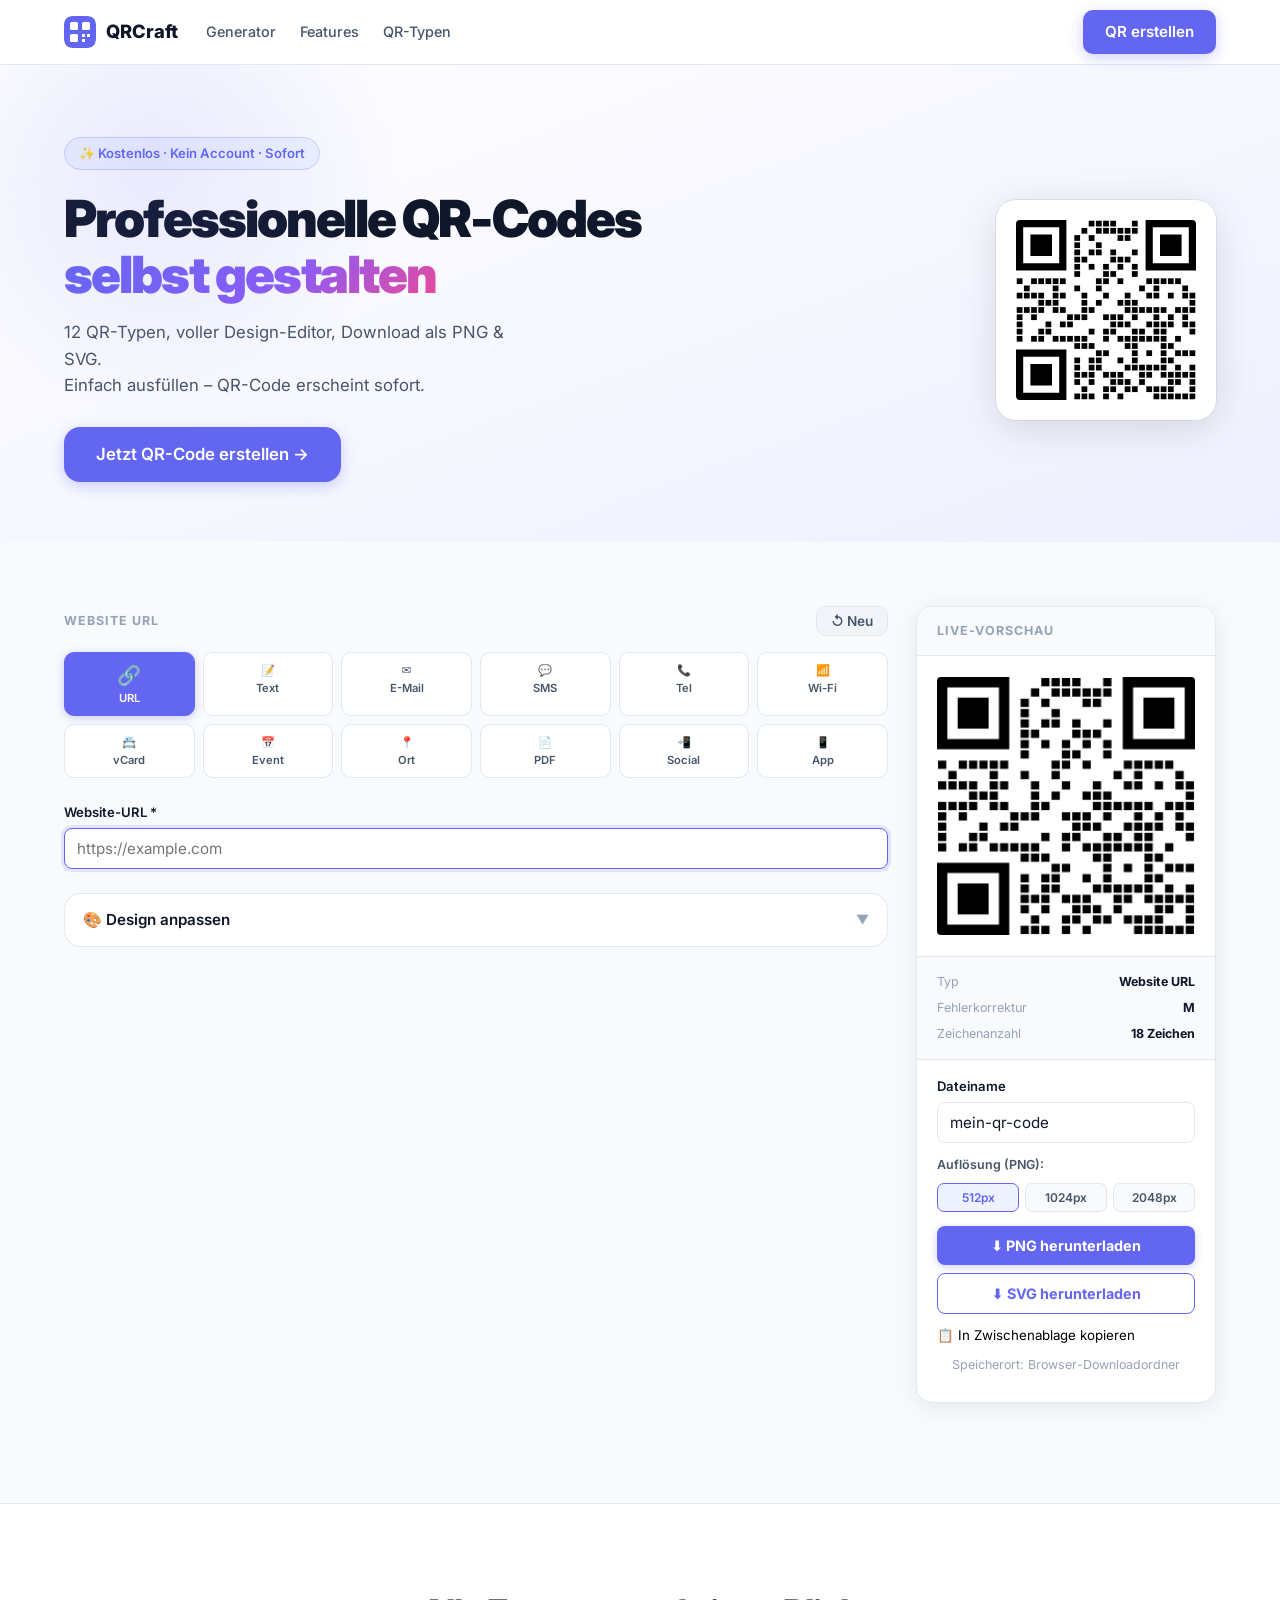
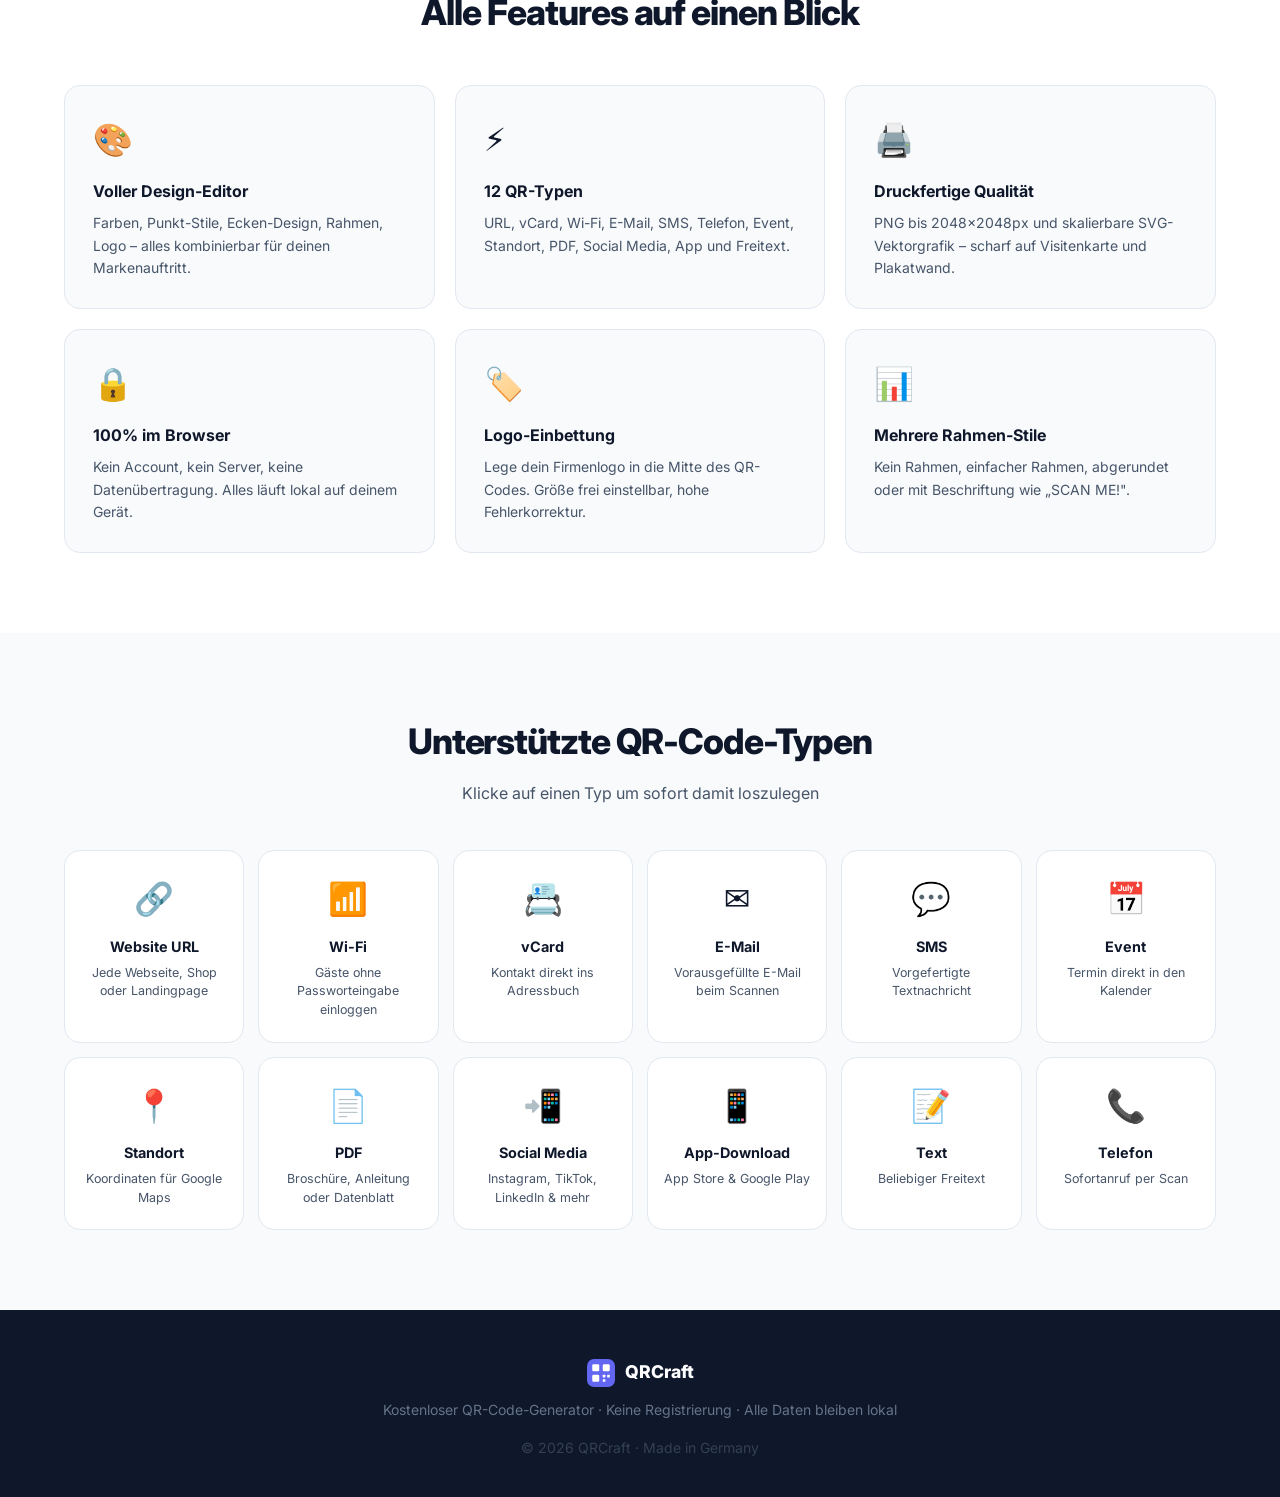
<file: QR-Code-Generator/index.html>
<!DOCTYPE html>
<html lang="de">
<head>
    <meta charset="UTF-8">
    <meta name="viewport" content="width=device-width, initial-scale=1.0">
    <title>QRCraft – QR-Code-Generator</title>
    <meta name="description" content="QR-Codes kostenlos erstellen – URL, Wi-Fi, vCard, E-Mail, SMS, Event und mehr. Mit Farbwahl, Logoeinbettung und Download als PNG & SVG.">
    <link rel="preconnect" href="https://fonts.googleapis.com">
    <link rel="preconnect" href="https://fonts.gstatic.com" crossorigin>
    <link href="https://fonts.googleapis.com/css2?family=Courier+Prime:wght@400;700&family=Inter:wght@400;500;600;700;800&family=Montserrat:wght@500;700;800&family=Outfit:wght@500;700;800&family=Pacifico&family=Roboto:wght@500;700;900&display=swap" rel="stylesheet">
    <link rel="icon" href="favicon.svg" type="image/svg+xml">
    <!-- Reliable QR library with clean API -->
    <script src="qrcode.min.js"></script>
    <link rel="stylesheet" href="style.css">
</head>
<body>

<!-- HEADER -->
<header class="header">
    <div class="wrap header-inner">
        <div class="logo">
            <svg viewBox="0 0 32 32" fill="none"><rect width="32" height="32" rx="8" fill="#6366f1"/><rect x="6" y="6" width="8" height="8" rx="1.5" fill="white"/><rect x="18" y="6" width="8" height="8" rx="1.5" fill="white"/><rect x="6" y="18" width="8" height="8" rx="1.5" fill="white"/><rect x="18" y="18" width="3" height="3" rx="0.5" fill="white"/><rect x="23" y="18" width="3" height="3" rx="0.5" fill="white"/><rect x="18" y="23" width="3" height="3" rx="0.5" fill="white"/></svg>
            QRCraft
        </div>
        <nav>
            <a href="#generator">Generator</a>
            <a href="#features">Features</a>
            <a href="#types">QR-Typen</a>
        </nav>
        <a href="#generator" class="btn-primary">QR erstellen</a>
    </div>
</header>

<!-- HERO -->
<section class="hero">
    <div class="wrap hero-inner">
        <div>
            <div class="hero-badge">✨ Kostenlos · Kein Account · Sofort</div>
            <h1>Professionelle QR-Codes<br><span class="grad">selbst gestalten</span></h1>
            <p>12 QR-Typen, voller Design-Editor, Download als PNG & SVG.<br>Einfach ausfüllen – QR-Code erscheint sofort.</p>
            <a href="#generator" class="btn-primary btn-lg">Jetzt QR-Code erstellen →</a>
        </div>
        <div class="hero-qr">
            <canvas id="heroQr" width="180" height="180"></canvas>
        </div>
    </div>
</section>

<!-- ====== MAIN GENERATOR ====== -->
<section class="gen-section" id="generator">
    <div class="wrap">
        <div class="gen-layout">

            <!-- LEFT: Controls -->
            <div class="gen-left">

                <!-- Toolbar: type label + reset -->
                <div class="gen-toolbar">
                    <span class="gen-label" id="currentTypeLabel">Website URL</span>
                    <button class="btn-reset" id="resetBtn" title="Neu starten">↺ Neu</button>
                </div>

                <!-- TYPE PICKER -->
                <div class="type-grid">
                    <button class="type-btn active" data-type="url">🔗<span>URL</span></button>
                    <button class="type-btn" data-type="text">📝<span>Text</span></button>
                    <button class="type-btn" data-type="email">✉️<span>E-Mail</span></button>
                    <button class="type-btn" data-type="sms">💬<span>SMS</span></button>
                    <button class="type-btn" data-type="phone">📞<span>Tel</span></button>
                    <button class="type-btn" data-type="wifi">📶<span>Wi-Fi</span></button>
                    <button class="type-btn" data-type="vcard">📇<span>vCard</span></button>
                    <button class="type-btn" data-type="event">📅<span>Event</span></button>
                    <button class="type-btn" data-type="location">📍<span>Ort</span></button>
                    <button class="type-btn" data-type="pdf">📄<span>PDF</span></button>
                    <button class="type-btn" data-type="social">📲<span>Social</span></button>
                    <button class="type-btn" data-type="app">📱<span>App</span></button>
                </div>

                <!-- DYNAMIC FORMS -->
                <div class="forms">

                    <div class="form-block active" id="form-url">
                        <div class="field"><label>Website-URL *</label>
                            <input id="f-url" type="url" placeholder="https://example.com" autofocus></div>
                    </div>

                    <div class="form-block" id="form-text">
                        <div class="field"><label>Text *</label>
                            <textarea id="f-text" placeholder="Dein Text…" rows="4"></textarea></div>
                    </div>

                    <div class="form-block" id="form-email">
                        <div class="field"><label>E-Mail-Adresse *</label>
                            <input id="f-email-to" type="email" placeholder="empfaenger@example.com"></div>
                        <div class="field"><label>Betreff</label>
                            <input id="f-email-sub" type="text" placeholder="Betreff"></div>
                        <div class="field"><label>Nachricht</label>
                            <textarea id="f-email-body" placeholder="Deine Nachricht…" rows="3"></textarea></div>
                    </div>

                    <div class="form-block" id="form-sms">
                        <div class="field"><label>Telefonnummer *</label>
                            <input id="f-sms-num" type="tel" placeholder="+49 123 456789"></div>
                        <div class="field"><label>Nachricht</label>
                            <textarea id="f-sms-msg" placeholder="Deine SMS…" rows="3"></textarea></div>
                    </div>

                    <div class="form-block" id="form-phone">
                        <div class="field"><label>Telefonnummer *</label>
                            <input id="f-phone" type="tel" placeholder="+49 123 456789"></div>
                    </div>

                    <div class="form-block" id="form-wifi">
                        <div class="field"><label>Netzwerkname (SSID) *</label>
                            <input id="f-wifi-ssid" type="text" placeholder="Mein Netzwerk"></div>
                        <div class="field"><label>Passwort</label>
                            <input id="f-wifi-pw" type="text" placeholder="Passwort"></div>
                        <div class="row2">
                            <div class="field"><label>Verschlüsselung</label>
                                <select id="f-wifi-enc"><option value="WPA">WPA/WPA2</option><option value="WEP">WEP</option><option value="nopass">Keins</option></select></div>
                            <div class="field field-check"><label><input id="f-wifi-hidden" type="checkbox"> Verstecktes Netzwerk</label></div>
                        </div>
                    </div>

                    <div class="form-block" id="form-vcard">
                        <div class="row2">
                            <div class="field"><label>Vorname *</label><input id="f-vc-fn" type="text" placeholder="Max"></div>
                            <div class="field"><label>Nachname *</label><input id="f-vc-ln" type="text" placeholder="Mustermann"></div>
                        </div>
                        <div class="field"><label>Unternehmen</label><input id="f-vc-org" type="text" placeholder="Firma GmbH"></div>
                        <div class="field"><label>Position</label><input id="f-vc-title" type="text" placeholder="CEO"></div>
                        <div class="row2">
                            <div class="field"><label>Telefon</label><input id="f-vc-phone" type="tel" placeholder="+49 123 456789"></div>
                            <div class="field"><label>E-Mail</label><input id="f-vc-email" type="email" placeholder="max@firma.de"></div>
                        </div>
                        <div class="field"><label>Website</label><input id="f-vc-url" type="url" placeholder="https://..."></div>
                        <div class="field"><label>Adresse</label><input id="f-vc-addr" type="text" placeholder="Musterstr. 1, 12345 Stadt"></div>
                    </div>

                    <div class="form-block" id="form-event">
                        <div class="field"><label>Titel *</label><input id="f-ev-title" type="text" placeholder="Mein Event"></div>
                        <div class="field"><label>Ort</label><input id="f-ev-loc" type="text" placeholder="Berlin, Deutschland"></div>
                        <div class="row2">
                            <div class="field"><label>Start *</label><input id="f-ev-start" type="datetime-local"></div>
                            <div class="field"><label>Ende</label><input id="f-ev-end" type="datetime-local"></div>
                        </div>
                        <div class="field"><label>Beschreibung</label><textarea id="f-ev-desc" placeholder="Beschreibung…" rows="2"></textarea></div>
                    </div>

                    <div class="form-block" id="form-location">
                        <div class="row2">
                            <div class="field"><label>Breitengrad *</label><input id="f-lat" type="number" placeholder="52.5200" step="any"></div>
                            <div class="field"><label>Längengrad *</label><input id="f-lng" type="number" placeholder="13.4050" step="any"></div>
                        </div>
                        <p class="hint">Tipp: Rechtsklick auf Google Maps → Koordinaten kopieren</p>
                    </div>

                    <div class="form-block" id="form-pdf">
                        <div class="field"><label>PDF-Link *</label><input id="f-pdf" type="url" placeholder="https://example.com/datei.pdf"></div>
                        <p class="hint">Lade die PDF auf Google Drive, Dropbox o.ä. hoch und füge den öffentlichen Link ein.</p>
                    </div>

                    <div class="form-block" id="form-social">
                        <div class="field"><label>Plattform</label>
                            <select id="f-social-plat">
                                <option value="https://instagram.com/">Instagram</option>
                                <option value="https://facebook.com/">Facebook</option>
                                <option value="https://wa.me/">WhatsApp</option>
                                <option value="https://x.com/">Twitter / X</option>
                                <option value="https://linkedin.com/in/">LinkedIn</option>
                                <option value="https://tiktok.com/@">TikTok</option>
                                <option value="https://youtube.com/@">YouTube</option>
                                <option value="https://t.me/">Telegram</option>
                                <option value="https://snapchat.com/add/">Snapchat</option>
                                <option value="https://pinterest.com/">Pinterest</option>
                                <option value="https://github.com/">GitHub</option>
                                <option value="https://xing.com/profile/">XING</option>
                                <option value="https://open.spotify.com/user/">Spotify</option>
                                <option value="https://soundcloud.com/">SoundCloud</option>
                                <option value="https://reddit.com/user/">Reddit</option>
                                <option value="https://twitch.tv/">Twitch</option>
                            </select></div>
                        <div class="field"><label>Benutzername *</label><input id="f-social-user" type="text" placeholder="deinbenutzername"></div>
                        <div class="field"><label>Generierte URL</label><input id="f-social-url" type="text" readonly class="readonly-field"></div>
                    </div>

                    <div class="form-block" id="form-app">
                        <div class="field"><label>App Store (iOS)</label><input id="f-app-ios" type="url" placeholder="https://apps.apple.com/..."></div>
                        <div class="field"><label>Play Store (Android)</label><input id="f-app-and" type="url" placeholder="https://play.google.com/..."></div>
                        <p class="hint">Der iOS-Link hat Vorrang, falls angegeben.</p>
                    </div>

                </div><!-- /forms -->

                <!-- ===== DESIGN OPTIONS ===== -->
                <div class="design-section">
                    <div class="ds-header" id="designToggle">
                        <span>🎨 Design anpassen</span>
                        <span class="ds-arrow" id="designArrow">▼</span>
                    </div>
                    <div class="ds-body" id="designBody">

                        <!-- Colors: 5 independent pickers -->
                        <div class="color-grid">
                            <div class="ds-item">
                                <label>Punkte</label>
                                <div class="color-pair">
                                    <input type="color" id="cFg" value="#000000">
                                    <input type="text" id="cFgHex" class="hex-input" value="#000000" maxlength="7">
                                </div>
                            </div>
                            <div class="ds-item">
                                <label>Ecke außen</label>
                                <div class="color-pair">
                                    <input type="color" id="cEyeOut" value="#000000">
                                    <input type="text" id="cEyeOutHex" class="hex-input" value="#000000" maxlength="7">
                                </div>
                            </div>
                            <div class="ds-item">
                                <label>Ecke innen</label>
                                <div class="color-pair">
                                    <input type="color" id="cEyeIn" value="#000000">
                                    <input type="text" id="cEyeInHex" class="hex-input" value="#000000" maxlength="7">
                                </div>
                            </div>
                            <div class="ds-item">
                                <label>Hintergrund</label>
                                <div class="color-pair">
                                    <input type="color" id="cBg" value="#ffffff">
                                    <input type="text" id="cBgHex" class="hex-input" value="#ffffff" maxlength="7">
                                </div>
                            </div>
                        </div>

                        <!-- Transparent background toggle -->
                        <div class="check-row">
                            <label class="check-label">
                                <input type="checkbox" id="transparentBg"> Transparenter Hintergrund (PNG)
                            </label>
                        </div>

                        <!-- Gradient controls -->
                        <div class="ds-group" style="padding-top:10px; margin-bottom:12px;">
                            <div class="check-row" style="margin-bottom:8px;">
                                <label class="check-label">
                                    <input type="checkbox" id="useGradient"> Farbverlauf für Punkte aktivieren
                                </label>
                            </div>
                            <div class="ds-row" id="gradientExtras" style="display:none; margin-top:8px;">
                                <div class="ds-item">
                                    <label>Zweite Farbe</label>
                                    <div class="color-pair">
                                        <input type="color" id="cFg2" value="#ec4899">
                                        <input type="text" id="cFg2Hex" class="hex-input" value="#EC4899" maxlength="7">
                                    </div>
                                </div>
                                <div class="ds-item">
                                    <label>Richtung</label>
                                    <select id="gradientDir" class="form-input">
                                        <option value="diag">Diagonal (↗)</option>
                                        <option value="horiz">Horizontal (➔)</option>
                                        <option value="vert">Vertikal (⬇)</option>
                                    </select>
                                </div>
                            </div>
                        </div>

                        <!-- Color presets -->
                        <div class="preset-row">
                            <span class="preset-label">Schnell-Vorlagen:</span>
                            <button class="preset" data-fg="#000000" data-bg="#ffffff" data-eo="#000000" data-ei="#000000" style="background:linear-gradient(135deg,#000 50%,#fff 50%)" title="Klassisch Schwarz"></button>
                            <button class="preset" data-fg="#6366f1" data-bg="#ffffff" data-eo="#6366f1" data-ei="#6366f1" style="background:linear-gradient(135deg,#6366f1 50%,#fff 50%)" title="Indigo"></button>
                            <button class="preset" data-fg="#0ea5e9" data-bg="#ffffff" data-eo="#0ea5e9" data-ei="#0ea5e9" style="background:linear-gradient(135deg,#0ea5e9 50%,#fff 50%)" title="Blau"></button>
                            <button class="preset" data-fg="#10b981" data-bg="#ffffff" data-eo="#10b981" data-ei="#10b981" style="background:linear-gradient(135deg,#10b981 50%,#fff 50%)" title="Grün"></button>
                            <button class="preset" data-fg="#6366f1" data-bg="#ffffff" data-eo="#dc2626" data-ei="#dc2626" style="background:linear-gradient(135deg,#6366f1 40%,#dc2626 40%,#dc2626 60%,#fff 60%)" title="Indigo + Rote Ecken"></button>
                            <button class="preset" data-fg="#f59e0b" data-bg="#1a1a2e" data-eo="#f59e0b" data-ei="#f59e0b" style="background:linear-gradient(135deg,#f59e0b 50%,#1a1a2e 50%)" title="Gold/Dunkel"></button>
                            <button class="preset" data-fg="#ffffff" data-bg="#6366f1" data-eo="#fbbf24" data-ei="#ffffff" style="background:linear-gradient(135deg,#fff 50%,#6366f1 50%)" title="Weiß/Indigo + Gold-Ecken"></button>
                            <button class="preset" data-fg="#1e293b" data-bg="#f0f9ff" data-eo="#0ea5e9" data-ei="#1e293b" style="background:linear-gradient(135deg,#1e293b 50%,#f0f9ff 50%)" title="Navy + Blaue Ecken"></button>
                            <button class="preset" data-fg="#dc2626" data-bg="#fff7f7" data-eo="#dc2626" data-ei="#dc2626" style="background:linear-gradient(135deg,#dc2626 50%,#fff7f7 50%)" title="Rot"></button>
                            <button class="preset" data-fg="#7c3aed" data-bg="#faf5ff" data-eo="#ec4899" data-ei="#7c3aed" style="background:linear-gradient(135deg,#7c3aed 50%,#ec4899 50%)" title="Lila + Pink-Ecken"></button>
                        </div>

                        <!-- Dot Style -->
                        <div class="ds-group">
                            <label>Punkt-Stil</label>
                            <div class="style-row" id="dotStyleRow">
                                <button class="style-btn active" data-dot="square">■ Eckig</button>
                                <button class="style-btn" data-dot="rounded">▣ Abgerundet</button>
                                <button class="style-btn" data-dot="dots">● Kreise</button>
                                <button class="style-btn" data-dot="diamond">◆ Rauten</button>
                                <button class="style-btn" data-dot="lines">▬ Linien</button>
                            </div>
                        </div>

                        <!-- Eye Styles: OUTER + INNER separately -->
                        <div class="ds-group">
                            <label>Ecken-Stil außen (Ring)</label>
                            <div class="style-row" id="eyeOuterRow">
                                <button class="style-btn active" data-eyeouter="square">□ Eckig</button>
                                <button class="style-btn" data-eyeouter="rounded">◻ Abgerundet</button>
                                <button class="style-btn" data-eyeouter="circle">◯ Kreis</button>
                            </div>
                        </div>
                        <div class="ds-group">
                            <label>Ecken-Stil innen (Punkt)</label>
                            <div class="style-row" id="eyeInnerRow">
                                <button class="style-btn active" data-eyeinner="square">■ Eckig</button>
                                <button class="style-btn" data-eyeinner="rounded">▣ Abgerundet</button>
                                <button class="style-btn" data-eyeinner="circle">● Kreis</button>
                            </div>
                        </div>

                        <!-- Frame -->
                        <div class="ds-group">
                            <label>Rahmen</label>
                            <div class="style-row" id="frameStyleRow">
                                <button class="style-btn active" data-frame="none">Keiner</button>
                                <button class="style-btn" data-frame="simple">Einfach</button>
                                <button class="style-btn" data-frame="rounded">Abgerundet</button>
                                <button class="style-btn" data-frame="badge">+ Label</button>
                            </div>
                        </div>
                        <div class="ds-row" id="frameExtras" style="display:none; flex-wrap:wrap;">
                            <div class="ds-item">
                                <label>Rahmenfarbe</label>
                                <div class="color-pair">
                                    <input type="color" id="cFrame" value="#6366f1">
                                    <input type="text" id="cFrameHex" class="hex-input" value="#6366f1" maxlength="7">
                                </div>
                            </div>
                            <div class="ds-item" id="labelTextColorWrap" style="display:none">
                                <label>Textfarbe</label>
                                <div class="color-pair">
                                    <input type="color" id="cLabelText" value="#ffffff">
                                    <input type="text" id="cLabelTextHex" class="hex-input" value="#ffffff" maxlength="7">
                                </div>
                            </div>
                            <div class="ds-item" id="labelInputWrap" style="display:none">
                                <label>Beschriftung</label>
                                <input type="text" id="frameLabel" value="SCAN ME!" class="form-input">
                            </div>
                            <div class="ds-item" id="labelFontWrap" style="display:none">
                                <label>Schriftart</label>
                                <select id="frameFont" class="form-input">
                                    <option value="Inter, sans-serif">Inter (Modern)</option>
                                    <option value="Outfit, sans-serif">Outfit (Clean)</option>
                                    <option value="Montserrat, sans-serif">Montserrat (Bold)</option>
                                    <option value="Roboto, sans-serif">Roboto (Klassisch)</option>
                                    <option value="Pacifico, cursive">Pacifico (Handschrift)</option>
                                    <option value="'Courier Prime', monospace">Courier (Monospace)</option>
                                </select>
                            </div>
                        </div>

                        <!-- Logo Upload -->
                        <div class="ds-group">
                            <label>Logo (optional)</label>
                            <div class="logo-area" id="logoArea">
                                <input type="file" id="logoFile" accept="image/*" hidden>
                                <div class="logo-drop" id="logoDrop">
                                    <div>⬆️ Bild hochladen</div>
                                    <button type="button" class="btn-outline-sm" id="logoBtn">Datei wählen</button>
                                    <div class="hint">PNG, JPG, SVG · max. 2MB</div>
                                </div>
                                <div class="logo-loaded hidden" id="logoLoaded">
                                    <img id="logoImg" alt="">
                                    <div class="logo-right">
                                        <label>Größe: <span id="logoSzVal">20</span>%</label>
                                        <input type="range" id="logoSz" min="10" max="35" value="20">
                                        <button type="button" class="btn-outline-sm danger" id="logoRemove">✕ Entfernen</button>
                                    </div>
                                </div>
                                <div class="logo-extra-options" style="margin-top:12px;">
                                    <div class="ds-group" style="padding-top:10px; margin-bottom:8px;">
                                        <label>Hintergrund-Form des Logos</label>
                                        <div class="style-row" id="logoBgShapeRow">
                                            <button class="style-btn active" data-logobgshape="rounded">Abgerundet</button>
                                            <button class="style-btn" data-logobgshape="circle">Kreis</button>
                                            <button class="style-btn" data-logobgshape="square">Quadrat</button>
                                            <button class="style-btn" data-logobgshape="none">Kein Hinterg.</button>
                                        </div>
                                    </div>
                                    <div class="ds-item" style="margin-top:8px;">
                                        <label>Logo-Hintergrundfarbe</label>
                                        <div class="color-pair">
                                            <input type="color" id="cLogoBg" value="#ffffff">
                                            <input type="text" id="cLogoBgHex" class="hex-input" value="#FFFFFF" maxlength="7">
                                        </div>
                                    </div>
                                </div>
                            </div>
                        </div>

                        <!-- Error Correction -->
                        <div class="ds-group">
                            <label>Fehlerkorrektur</label>
                            <select id="ecLevel" class="form-input">
                                <option value="L">L – Niedrig (7%)</option>
                                <option value="M" selected>M – Mittel (15%) – Standard</option>
                                <option value="Q">Q – Hoch (25%)</option>
                                <option value="H">H – Sehr hoch (30%) – bei Logo empfohlen</option>
                            </select>
                        </div>

                    </div><!-- /ds-body -->
                </div><!-- /design-section -->

            </div><!-- /gen-left -->

            <!-- RIGHT: Preview + Download -->
            <div class="gen-right">
                <div class="preview-card">
                    <div class="preview-title">Live-Vorschau</div>
                    <div class="preview-box" id="previewBox">
                        <canvas id="qrCanvas" width="260" height="260"></canvas>
                        <div class="preview-placeholder" id="previewPlaceholder">
                            <div>📱</div>
                            <p>QR-Code erscheint hier</p>
                            <p class="hint">Fülle links die Felder aus</p>
                        </div>
                    </div>

                    <!-- Info -->
                    <div class="qr-info" id="qrInfo" style="display:none">
                        <div class="info-line"><span>Typ</span><strong id="infoType">–</strong></div>
                        <div class="info-line"><span>Fehlerkorrektur</span><strong id="infoEc">M</strong></div>
                        <div class="info-line"><span>Zeichenanzahl</span><strong id="infoLen">–</strong></div>
                    </div>

                    <!-- Download -->
                    <div class="dl-section" id="dlSection" style="display:none">
                        <div class="field" style="margin-bottom:12px">
                            <label>Dateiname</label>
                            <input type="text" id="dlFilename" placeholder="mein-qr-code" class="form-input" value="mein-qr-code">
                        </div>
                        <div class="dl-sizes">
                            <span class="dl-label">Auflösung (PNG):</span>
                            <div class="size-btns">
                                <button class="size-btn active" data-sz="512">512px</button>
                                <button class="size-btn" data-sz="1024">1024px</button>
                                <button class="size-btn" data-sz="2048">2048px</button>
                            </div>
                        </div>
                        <div class="dl-btns">
                            <button class="btn-dl-png" id="dlPng">⬇ PNG herunterladen</button>
                            <button class="btn-dl-svg" id="dlSvg">⬇ SVG herunterladen</button>
                        </div>
                        <button class="btn-copy" id="copyBtn">📋 In Zwischenablage kopieren</button>
                        <p class="hint center" style="margin-top:8px">Speicherort: Browser-Downloadordner</p>
                    </div>

                </div><!-- /preview-card -->
            </div>

        </div><!-- /gen-layout -->
    </div>
</section>

<!-- FEATURES -->
<section class="features-section" id="features">
    <div class="wrap">
        <h2 class="sec-title">Alle Features auf einen Blick</h2>
        <div class="features-grid">
            <div class="feat-card">
                <div class="feat-icon">🎨</div>
                <h3>Voller Design-Editor</h3>
                <p>Farben, Punkt-Stile, Ecken-Design, Rahmen, Logo – alles kombinierbar für deinen Markenauftritt.</p>
            </div>
            <div class="feat-card">
                <div class="feat-icon">⚡</div>
                <h3>12 QR-Typen</h3>
                <p>URL, vCard, Wi-Fi, E-Mail, SMS, Telefon, Event, Standort, PDF, Social Media, App und Freitext.</p>
            </div>
            <div class="feat-card">
                <div class="feat-icon">🖨️</div>
                <h3>Druckfertige Qualität</h3>
                <p>PNG bis 2048×2048px und skalierbare SVG-Vektorgrafik – scharf auf Visitenkarte und Plakatwand.</p>
            </div>
            <div class="feat-card">
                <div class="feat-icon">🔒</div>
                <h3>100% im Browser</h3>
                <p>Kein Account, kein Server, keine Datenübertragung. Alles läuft lokal auf deinem Gerät.</p>
            </div>
            <div class="feat-card">
                <div class="feat-icon">🏷️</div>
                <h3>Logo-Einbettung</h3>
                <p>Lege dein Firmenlogo in die Mitte des QR-Codes. Größe frei einstellbar, hohe Fehlerkorrektur.</p>
            </div>
            <div class="feat-card">
                <div class="feat-icon">📊</div>
                <h3>Mehrere Rahmen-Stile</h3>
                <p>Kein Rahmen, einfacher Rahmen, abgerundet oder mit Beschriftung wie „SCAN ME!".</p>
            </div>
        </div>
    </div>
</section>

<!-- QR TYPE OVERVIEW -->
<section class="types-section" id="types">
    <div class="wrap">
        <h2 class="sec-title">Unterstützte QR-Code-Typen</h2>
        <p class="sec-sub">Klicke auf einen Typ um sofort damit loszulegen</p>
        <div class="types-grid">
            <div class="type-card" onclick="jumpToType('url')"><div class="tc-icon">🔗</div><h4>Website URL</h4><p>Jede Webseite, Shop oder Landingpage</p></div>
            <div class="type-card" onclick="jumpToType('wifi')"><div class="tc-icon">📶</div><h4>Wi-Fi</h4><p>Gäste ohne Passworteingabe einloggen</p></div>
            <div class="type-card" onclick="jumpToType('vcard')"><div class="tc-icon">📇</div><h4>vCard</h4><p>Kontakt direkt ins Adressbuch</p></div>
            <div class="type-card" onclick="jumpToType('email')"><div class="tc-icon">✉️</div><h4>E-Mail</h4><p>Vorausgefüllte E-Mail beim Scannen</p></div>
            <div class="type-card" onclick="jumpToType('sms')"><div class="tc-icon">💬</div><h4>SMS</h4><p>Vorgefertigte Textnachricht</p></div>
            <div class="type-card" onclick="jumpToType('event')"><div class="tc-icon">📅</div><h4>Event</h4><p>Termin direkt in den Kalender</p></div>
            <div class="type-card" onclick="jumpToType('location')"><div class="tc-icon">📍</div><h4>Standort</h4><p>Koordinaten für Google Maps</p></div>
            <div class="type-card" onclick="jumpToType('pdf')"><div class="tc-icon">📄</div><h4>PDF</h4><p>Broschüre, Anleitung oder Datenblatt</p></div>
            <div class="type-card" onclick="jumpToType('social')"><div class="tc-icon">📲</div><h4>Social Media</h4><p>Instagram, TikTok, LinkedIn & mehr</p></div>
            <div class="type-card" onclick="jumpToType('app')"><div class="tc-icon">📱</div><h4>App-Download</h4><p>App Store & Google Play</p></div>
            <div class="type-card" onclick="jumpToType('text')"><div class="tc-icon">📝</div><h4>Text</h4><p>Beliebiger Freitext</p></div>
            <div class="type-card" onclick="jumpToType('phone')"><div class="tc-icon">📞</div><h4>Telefon</h4><p>Sofortanruf per Scan</p></div>
        </div>
    </div>
</section>

<!-- FOOTER -->
<footer class="footer">
    <div class="wrap footer-inner">
        <div class="footer-logo">
            <svg viewBox="0 0 32 32" fill="none" width="28"><rect width="32" height="32" rx="8" fill="#6366f1"/><rect x="6" y="6" width="8" height="8" rx="1.5" fill="white"/><rect x="18" y="6" width="8" height="8" rx="1.5" fill="white"/><rect x="6" y="18" width="8" height="8" rx="1.5" fill="white"/><rect x="18" y="18" width="3" height="3" rx="0.5" fill="white"/><rect x="23" y="18" width="3" height="3" rx="0.5" fill="white"/><rect x="18" y="23" width="3" height="3" rx="0.5" fill="white"/></svg>
            QRCraft
        </div>
        <p>Kostenloser QR-Code-Generator · Keine Registrierung · Alle Daten bleiben lokal</p>
        <p class="footer-copy">© 2026 QRCraft · Made in Germany</p>
    </div>
</footer>

<script src="script.js"></script>
</body>
</html>
</file>
<file: QR-Code-Generator/style.css>
/* =============================================
   RESET & BASE
   ============================================= */
*, *::before, *::after { box-sizing: border-box; margin: 0; padding: 0; }
html { scroll-behavior: smooth; }
body {
    font-family: 'Inter', system-ui, -apple-system, sans-serif;
    background: #f8fafc;
    color: #0f172a;
    line-height: 1.6;
    -webkit-font-smoothing: antialiased;
}
a { text-decoration: none; color: inherit; }
button { font-family: inherit; cursor: pointer; border: none; background: none; }
input, select, textarea { font-family: inherit; }
img { max-width: 100%; display: block; }

:root {
    --primary: #6366f1;
    --primary-d: #4f46e5;
    --primary-bg: #eef2ff;
    --success: #10b981;
    --border: #e2e8f0;
    --text: #0f172a;
    --text2: #475569;
    --text3: #94a3b8;
    --bg: #f8fafc;
    --surface: #ffffff;
    --r: 10px;
    --rl: 16px;
    --sh: 0 4px 24px rgba(0,0,0,0.08);
    --sh-lg: 0 8px 40px rgba(0,0,0,0.12);
}

/* =============================================
   LAYOUT
   ============================================= */
.wrap { max-width: 1200px; margin: 0 auto; padding: 0 24px; }

/* =============================================
   BUTTONS
   ============================================= */
.btn-primary {
    display: inline-flex; align-items: center; gap: 8px;
    background: var(--primary); color: white;
    padding: 10px 22px; border-radius: var(--r);
    font-weight: 600; font-size: 0.95rem;
    box-shadow: 0 4px 14px rgba(99,102,241,0.3);
    transition: all 0.2s; border: none; cursor: pointer;
}
.btn-primary:hover { background: var(--primary-d); transform: translateY(-1px); box-shadow: 0 6px 20px rgba(99,102,241,0.4); }
.btn-lg { padding: 14px 32px; font-size: 1.05rem; border-radius: var(--rl); }

.btn-reset {
    padding: 6px 14px; background: #f1f5f9; border: 1px solid var(--border);
    border-radius: var(--r); font-size: 0.85rem; font-weight: 600;
    color: var(--text2); transition: all 0.2s;
}
.btn-reset:hover { background: #fee2e2; border-color: #fca5a5; color: #dc2626; }

.btn-outline-sm {
    padding: 7px 14px; background: transparent; border: 1.5px solid var(--border);
    border-radius: 8px; font-size: 0.82rem; font-weight: 600; color: var(--text2);
    transition: all 0.2s;
}
.btn-outline-sm:hover { border-color: var(--primary); color: var(--primary); background: var(--primary-bg); }
.btn-outline-sm.danger:hover { border-color: #ef4444; color: #ef4444; background: #fff1f2; }

/* =============================================
   HEADER
   ============================================= */
.header {
    background: rgba(255,255,255,0.95);
    backdrop-filter: blur(10px);
    border-bottom: 1px solid var(--border);
    position: sticky; top: 0; z-index: 100;
}
.header-inner {
    display: flex; align-items: center; gap: 28px; height: 64px;
}
.logo {
    display: flex; align-items: center; gap: 10px;
    font-size: 1.15rem; font-weight: 800; color: var(--text); flex-shrink: 0;
}
.logo svg { width: 32px; height: 32px; border-radius: 8px; }
.header nav { display: flex; gap: 24px; flex: 1; }
.header nav a { font-size: 0.9rem; font-weight: 500; color: var(--text2); transition: color 0.15s; }
.header nav a:hover { color: var(--primary); }

/* =============================================
   HERO
   ============================================= */
.hero {
    padding: 72px 0 60px;
    background: linear-gradient(160deg, #fefeff 0%, #eff0ff 100%);
    overflow: hidden;
    position: relative;
}
.hero::before {
    content: '';
    position: absolute;
    width: 500px; height: 500px;
    border-radius: 50%;
    background: radial-gradient(circle, rgba(99,102,241,0.12), transparent 70%);
    top: -150px; left: -100px;
    pointer-events: none;
}
.hero-inner {
    display: flex; align-items: center; justify-content: space-between; gap: 48px;
}
.hero-badge {
    display: inline-block;
    background: var(--primary-bg); color: var(--primary);
    border: 1px solid #c7d2fe; padding: 5px 14px;
    border-radius: 999px; font-size: 0.82rem; font-weight: 600;
    margin-bottom: 20px;
}
.hero h1 {
    font-size: clamp(2rem, 4.5vw, 3.2rem);
    font-weight: 900; letter-spacing: -0.04em; line-height: 1.1;
    margin-bottom: 16px;
}
.grad {
    background: linear-gradient(135deg, var(--primary) 0%, #8b5cf6 60%, #ec4899 100%);
    -webkit-background-clip: text; -webkit-text-fill-color: transparent;
    background-clip: text;
}
.hero p { font-size: 1.05rem; color: var(--text2); margin-bottom: 28px; max-width: 480px; }
.hero-qr {
    flex-shrink: 0;
    background: white; border-radius: 20px;
    box-shadow: var(--sh-lg), 0 0 0 1px var(--border);
    padding: 20px;
}
.hero-qr canvas { border-radius: 4px; display: block; }

/* =============================================
   GENERATOR SECTION
   ============================================= */
.gen-section { padding: 64px 0 100px; }

.gen-layout {
    display: grid;
    grid-template-columns: 1fr 300px;
    gap: 28px;
    align-items: start;
}

/* Toolbar */
.gen-toolbar {
    display: flex; align-items: center; justify-content: space-between;
    margin-bottom: 16px;
}
.gen-label {
    font-size: 0.78rem; font-weight: 700; text-transform: uppercase;
    letter-spacing: 0.08em; color: var(--text3);
}

/* Type Buttons */
.type-grid {
    display: grid;
    grid-template-columns: repeat(6, 1fr);
    gap: 8px;
    margin-bottom: 24px;
}
.type-btn {
    display: flex; flex-direction: column; align-items: center; gap: 4px;
    padding: 10px 4px;
    background: white; border: 1.5px solid var(--border);
    border-radius: var(--r); cursor: pointer;
    font-size: 0.7rem; font-weight: 600; color: var(--text2);
    transition: all 0.15s;
}
.type-btn span { font-size: 0.7rem; }
.type-btn:first-child { font-size: 1.2rem; }
.type-btn:hover { border-color: var(--primary); color: var(--primary); background: var(--primary-bg); }
.type-btn.active { border-color: var(--primary); background: var(--primary); color: white; box-shadow: 0 2px 8px rgba(99,102,241,0.3); }

/* Forms */
.forms { margin-bottom: 24px; }
.form-block { display: none; }
.form-block.active { display: block; }

.field {
    display: flex; flex-direction: column; gap: 5px;
    margin-bottom: 14px;
}
.field label {
    font-size: 0.82rem; font-weight: 600; color: var(--text);
}
.field input, .field textarea, .field select, .form-input {
    padding: 10px 12px;
    border: 1.5px solid var(--border);
    border-radius: 8px;
    font-size: 0.95rem; color: var(--text);
    background: white;
    transition: border-color 0.15s, box-shadow 0.15s;
    width: 100%;
}
.field input:focus, .field textarea:focus, .field select:focus, .form-input:focus {
    outline: none;
    border-color: var(--primary);
    box-shadow: 0 0 0 3px rgba(99,102,241,0.15);
}
.field textarea { resize: vertical; min-height: 80px; }
.field select {
    appearance: none;
    background-image: url("data:image/svg+xml,%3Csvg xmlns='http://www.w3.org/2000/svg' fill='none' viewBox='0 0 24 24' stroke='%2364748b'%3E%3Cpath stroke-linecap='round' stroke-linejoin='round' stroke-width='2' d='M19 9l-7 7-7-7'/%3E%3C/svg%3E");
    background-repeat: no-repeat; background-position: right 10px center; background-size: 16px;
    padding-right: 34px; cursor: pointer;
}
.readonly-field { background: var(--bg); color: var(--text2); font-size: 0.82rem; }
.row2 { display: grid; grid-template-columns: 1fr 1fr; gap: 14px; }
.field-check { justify-content: flex-end; }
.field-check label { font-size: 0.85rem; display: flex; align-items: center; gap: 6px; font-weight: 500; cursor: pointer; }
.hint { font-size: 0.78rem; color: var(--text3); line-height: 1.5; margin-top: -6px; margin-bottom: 8px; }
.center { text-align: center; }

/* =============================================
   DESIGN SECTION
   ============================================= */
.design-section {
    background: white;
    border: 1px solid var(--border);
    border-radius: var(--rl);
    overflow: hidden;
}
.ds-header {
    display: flex; align-items: center; justify-content: space-between;
    padding: 14px 18px;
    cursor: pointer;
    font-weight: 600; font-size: 0.95rem;
    user-select: none;
    transition: background 0.15s;
}
.ds-header:hover { background: var(--bg); }
.ds-arrow { font-size: 0.8rem; color: var(--text3); transition: transform 0.2s; }
.ds-arrow.open { transform: rotate(180deg); }

.ds-body {
    padding: 0 18px 20px;
    border-top: 1px solid var(--border);
    display: none;
}
.ds-body.open { display: block; }

.ds-row { display: flex; gap: 20px; margin-bottom: 16px; flex-wrap: wrap; margin-top: 16px; }
.ds-item { display: flex; flex-direction: column; gap: 6px; }
.ds-item label { font-size: 0.8rem; font-weight: 600; color: var(--text2); }

/* Color grid: 4-per-row compact layout */
.color-grid {
    display: grid;
    grid-template-columns: repeat(2, 1fr);
    gap: 12px 20px;
    margin-top: 16px;
    margin-bottom: 12px;
}
.color-grid .ds-item label { font-size: 0.75rem; }

/* Transparent bg checkbox */
.check-row { margin-bottom: 14px; }
.check-label {
    display: inline-flex; align-items: center; gap: 7px;
    font-size: 0.82rem; font-weight: 500; color: var(--text2);
    cursor: pointer;
}
.check-label input[type="checkbox"] { accent-color: var(--primary); width: 15px; height: 15px; cursor: pointer; }
.color-pair { display: flex; align-items: center; gap: 8px; }
.color-pair input[type="color"] {
    width: 40px; height: 40px; border: 2px solid var(--border);
    border-radius: 8px; padding: 2px; cursor: pointer; background: none;
}
.color-pair input[type="color"]:hover { border-color: var(--primary); }
.hex-input {
    width: 84px; padding: 8px 10px;
    border: 1.5px solid var(--border); border-radius: 8px;
    font-size: 0.82rem; font-family: 'Courier New', monospace;
    text-transform: uppercase; letter-spacing: 0.04em; color: var(--text);
}
.hex-input:focus { outline: none; border-color: var(--primary); box-shadow: 0 0 0 3px rgba(99,102,241,0.15); }

.preset-row { display: flex; align-items: center; gap: 7px; margin-bottom: 18px; flex-wrap: wrap; }
.preset-label { font-size: 0.75rem; color: var(--text3); font-weight: 500; }
.preset {
    width: 26px; height: 26px; border-radius: 50%;
    border: 2px solid transparent; cursor: pointer;
    transition: all 0.15s; box-shadow: 0 1px 3px rgba(0,0,0,0.15);
}
.preset:hover { border-color: var(--primary); transform: scale(1.2); }

.ds-group { margin-bottom: 18px; padding-top: 14px; border-top: 1px solid #f1f5f9; }
.ds-group label { font-size: 0.82rem; font-weight: 600; color: var(--text2); display: block; margin-bottom: 8px; }
.style-row { display: flex; gap: 8px; flex-wrap: wrap; }
.style-btn {
    padding: 7px 14px;
    background: var(--bg); border: 1.5px solid var(--border);
    border-radius: 8px; font-size: 0.82rem; font-weight: 600;
    color: var(--text2); transition: all 0.15s;
}
.style-btn:hover { border-color: var(--primary); color: var(--primary); }
.style-btn.active { border-color: var(--primary); background: var(--primary-bg); color: var(--primary); }
.style-btn.active:hover { background: #e0e7ff; }

/* Logo Area */
.logo-area { }
.logo-drop {
    border: 2px dashed var(--border); border-radius: var(--r);
    padding: 20px; text-align: center;
    display: flex; flex-direction: column; align-items: center; gap: 8px;
    font-size: 0.85rem; color: var(--text2); cursor: pointer;
    transition: border-color 0.15s, background 0.15s;
}
.logo-drop:hover, .logo-drop.drag-over { border-color: var(--primary); background: var(--primary-bg); }
.logo-loaded {
    display: flex; align-items: center; gap: 16px;
    background: var(--bg); border: 1px solid var(--border);
    border-radius: var(--r); padding: 12px;
}
.logo-loaded img { width: 64px; height: 64px; object-fit: contain; border-radius: 6px; border: 1px solid var(--border); background: white; padding: 4px; }
.logo-right { display: flex; flex-direction: column; gap: 8px; flex: 1; }
.logo-right label { font-size: 0.8rem; font-weight: 600; color: var(--text2); }
.logo-right input[type="range"] { width: 100%; accent-color: var(--primary); }
.hidden { display: none !important; }

/* =============================================
   PREVIEW PANEL (right)
   ============================================= */
.gen-right { position: sticky; top: 80px; }
.preview-card {
    background: white; border: 1px solid var(--border);
    border-radius: var(--rl); box-shadow: var(--sh);
    overflow: hidden;
}
.preview-title {
    padding: 14px 20px;
    font-size: 0.78rem; font-weight: 700;
    text-transform: uppercase; letter-spacing: 0.08em; color: var(--text3);
    border-bottom: 1px solid var(--border);
    background: var(--bg);
}
.preview-box {
    display: flex; align-items: center; justify-content: center;
    padding: 20px; min-height: 300px; position: relative;
}
#qrCanvas { display: none; border-radius: 4px; max-width: 100%; }
.preview-placeholder {
    text-align: center; color: var(--text3);
    display: flex; flex-direction: column; align-items: center; gap: 8px;
}
.preview-placeholder div { font-size: 3rem; opacity: 0.3; }
.preview-placeholder p { font-size: 0.875rem; }

/* QR Info */
.qr-info {
    border-top: 1px solid var(--border);
    padding: 12px 20px;
    background: var(--bg);
}
.info-line {
    display: flex; justify-content: space-between; align-items: center;
    padding: 3px 0; font-size: 0.78rem;
}
.info-line span { color: var(--text3); }
.info-line strong { color: var(--text); }

/* Download */
.dl-section { border-top: 1px solid var(--border); padding: 16px 20px 20px; }
.dl-label { font-size: 0.78rem; font-weight: 600; color: var(--text2); display: block; margin-bottom: 8px; }
.dl-sizes { margin-bottom: 14px; }
.size-btns { display: flex; gap: 6px; }
.size-btn {
    flex: 1; padding: 6px;
    border: 1.5px solid var(--border); border-radius: 7px;
    font-size: 0.75rem; font-weight: 600; color: var(--text2);
    background: var(--bg); cursor: pointer; transition: all 0.15s;
}
.size-btn:hover { border-color: var(--primary); color: var(--primary); }
.size-btn.active { border-color: var(--primary); background: var(--primary-bg); color: var(--primary); }
.dl-btns { display: flex; flex-direction: column; gap: 8px; margin-bottom: 8px; }
.btn-dl-png {
    width: 100%; padding: 11px; border-radius: 8px;
    background: var(--primary); color: white; font-size: 0.9rem; font-weight: 700;
    border: none; cursor: pointer; transition: all 0.15s;
    box-shadow: 0 2px 8px rgba(99,102,241,0.3);
}
.btn-dl-png:hover { background: var(--primary-d); transform: translateY(-1px); }
.btn-dl-svg {
    width: 100%; padding: 11px; border-radius: 8px;
    background: transparent; color: var(--primary);
    border: 1.5px solid var(--primary); font-size: 0.9rem; font-weight: 700;
    cursor: pointer; transition: all 0.15s;
}
.btn-dl-svg:hover { background: var(--primary-bg); }

/* =============================================
   SECTIONS BELOW
   ============================================= */
.sec-title {
    text-align: center;
    font-size: clamp(1.6rem, 3.5vw, 2.2rem);
    font-weight: 800; letter-spacing: -0.03em;
    margin-bottom: 12px;
}
.sec-sub { text-align: center; color: var(--text2); margin-bottom: 44px; font-size: 1rem; }

/* Features */
.features-section { padding: 80px 0; background: white; border-top: 1px solid var(--border); }
.features-grid { display: grid; grid-template-columns: repeat(auto-fill, minmax(280px, 1fr)); gap: 20px; margin-top: 44px; }
.feat-card {
    padding: 28px; background: var(--bg);
    border: 1px solid var(--border); border-radius: var(--rl);
    transition: transform 0.2s, box-shadow 0.2s;
}
.feat-card:hover { transform: translateY(-3px); box-shadow: var(--sh); }
.feat-icon { font-size: 2rem; margin-bottom: 14px; }
.feat-card h3 { font-size: 1rem; font-weight: 700; margin-bottom: 8px; }
.feat-card p { font-size: 0.875rem; color: var(--text2); line-height: 1.6; }

/* Type cards */
.types-section { padding: 80px 0; background: var(--bg); }
.types-grid { display: grid; grid-template-columns: repeat(auto-fill, minmax(180px, 1fr)); gap: 14px; }
.type-card {
    background: white; border: 1px solid var(--border);
    border-radius: var(--rl); padding: 22px 16px; text-align: center;
    cursor: pointer; transition: all 0.2s;
}
.type-card:hover { border-color: var(--primary); box-shadow: var(--sh); transform: translateY(-2px); }
.tc-icon { font-size: 2rem; margin-bottom: 10px; }
.type-card h4 { font-size: 0.9rem; font-weight: 700; margin-bottom: 6px; }
.type-card p { font-size: 0.78rem; color: var(--text2); line-height: 1.5; }

/* Footer */
.footer { background: #0f172a; color: #64748b; padding: 48px 0 32px; }
.footer-inner { text-align: center; }
.footer-logo {
    display: flex; align-items: center; justify-content: center;
    gap: 10px; font-size: 1.1rem; font-weight: 800;
    color: white; margin-bottom: 12px;
}
.footer p { font-size: 0.875rem; margin-bottom: 6px; }
.footer-copy { font-size: 0.8rem; margin-top: 16px; color: #334155; }

/* =============================================
   RESPONSIVE
   ============================================= */
@media (max-width: 900px) {
    .gen-layout { grid-template-columns: 1fr; }
    .gen-right { position: static; }
    .hero-inner { flex-direction: column; text-align: center; }
    .hero p { margin: 0 auto 28px; }
    .hero-qr { display: none; }
    .type-grid { grid-template-columns: repeat(4, 1fr); }
}

@media (max-width: 600px) {
    .header nav { display: none; }
    .wrap { padding: 0 16px; }
    .type-grid { grid-template-columns: repeat(3, 1fr); }
    .row2 { grid-template-columns: 1fr; }
    .hero { padding: 48px 0 40px; }
    .gen-section { padding: 40px 0 60px; }
}
</file>
